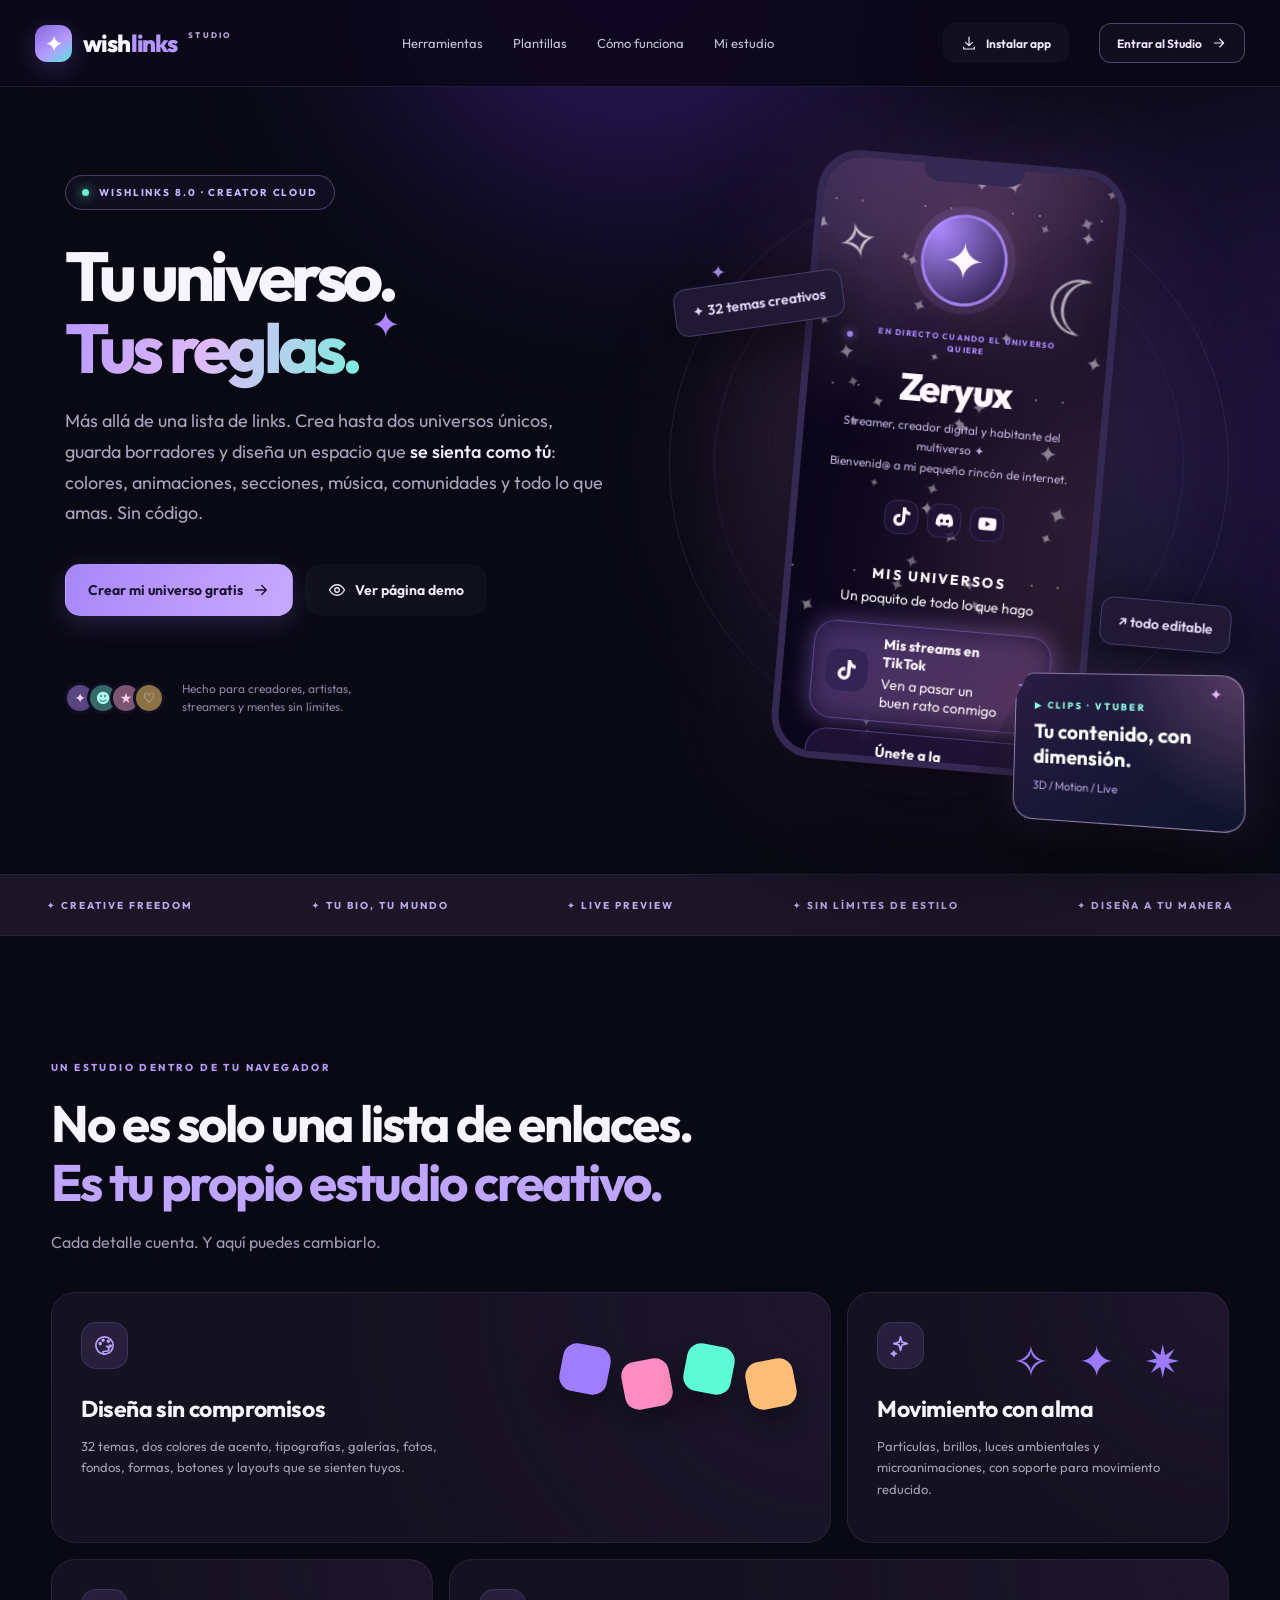
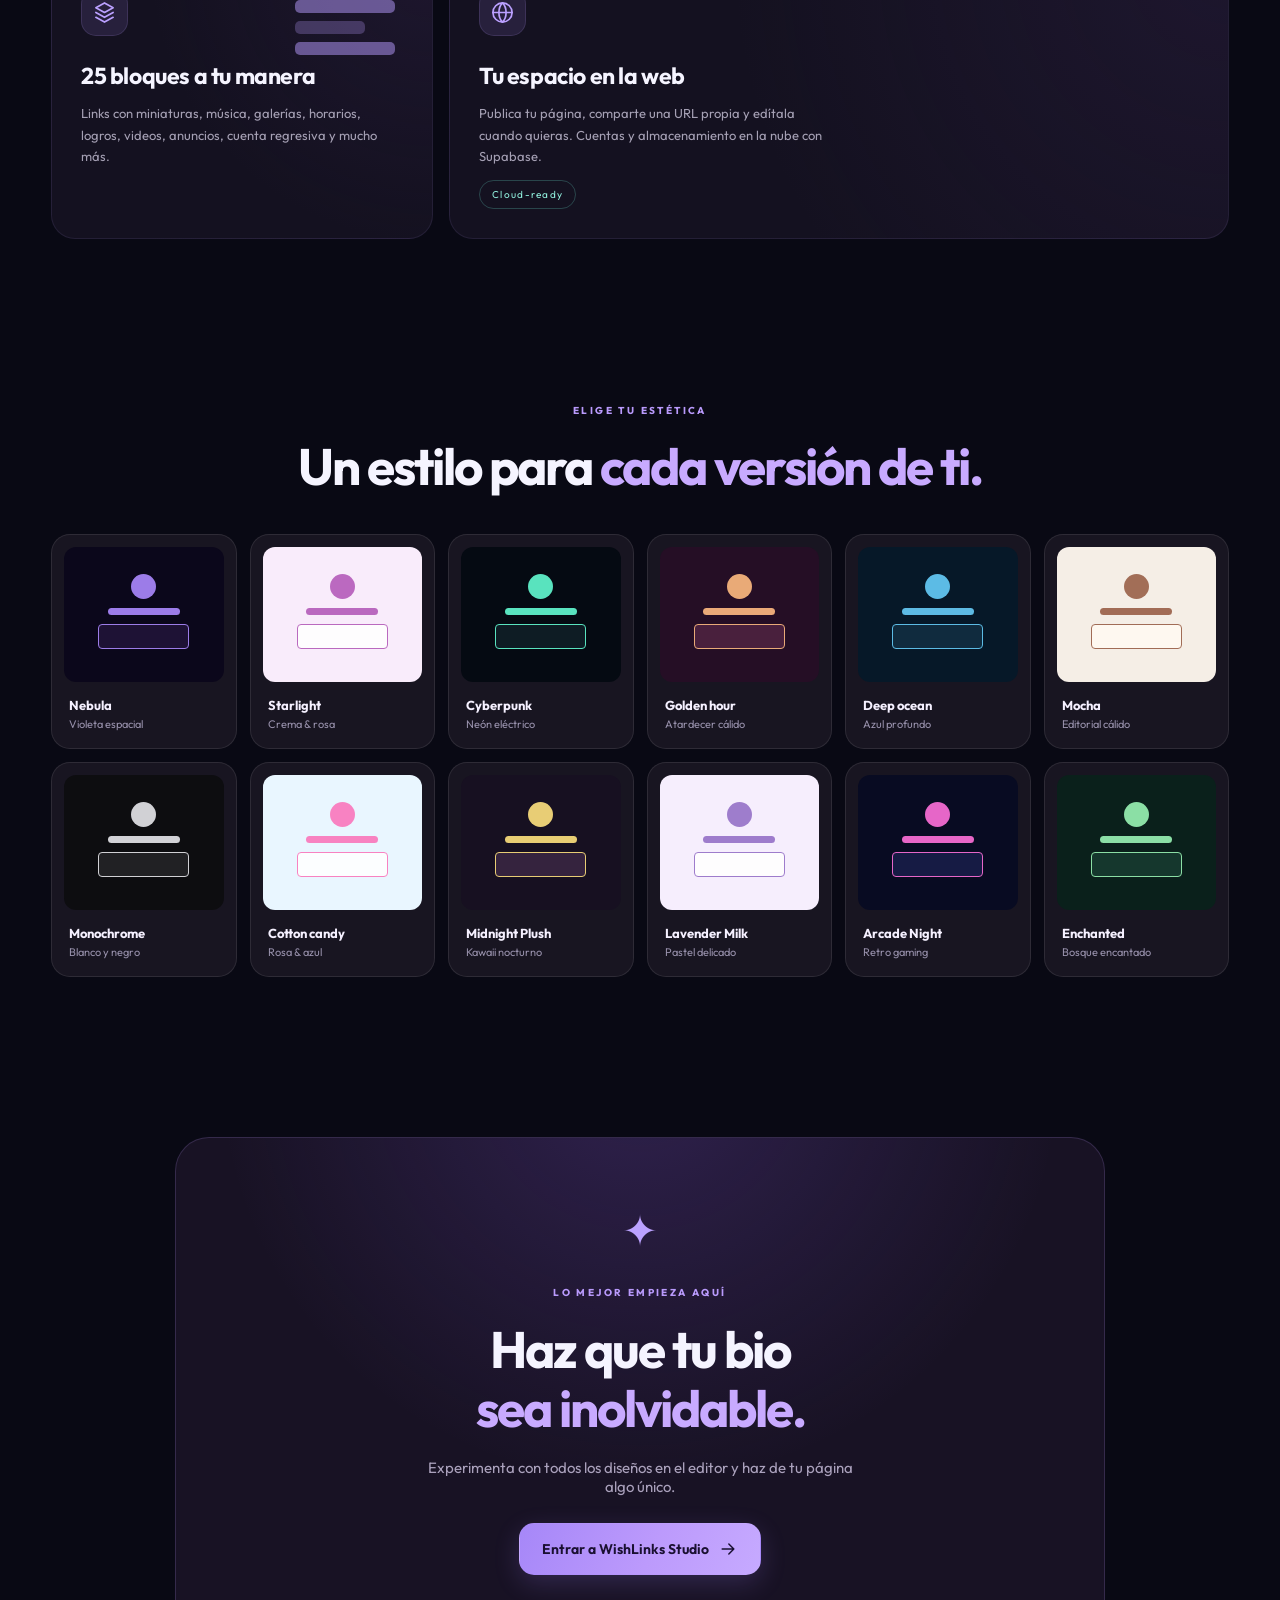
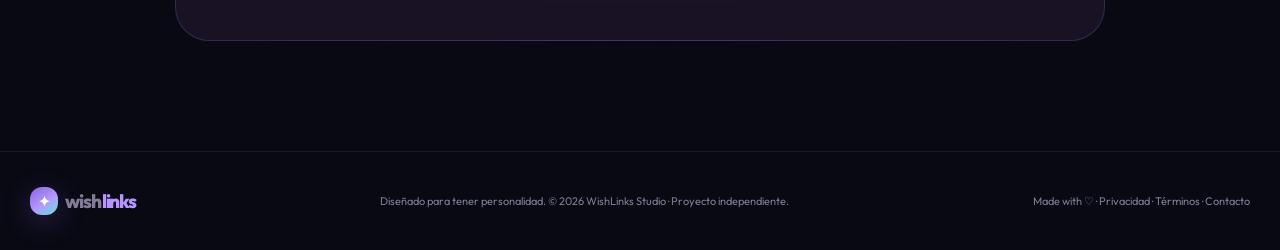
<file: index.html>
<!doctype html><html lang="es"><head><meta charset="UTF-8"><meta name="viewport" content="width=device-width, initial-scale=1"><link rel="manifest" href="/manifest.webmanifest"><meta name="apple-mobile-web-app-capable" content="yes"><meta name="apple-mobile-web-app-status-bar-style" content="black-translucent"><link rel="apple-touch-icon" href="/icons/192.png"><meta name="theme-color" content="#0a0912"><meta name="description" content="WishLinks Studio: tu universo, tus enlaces. Constructor de páginas sociales con laboratorio visual creativo, 25 bloques, escena libre y personalización de precisión, animaciones y diseños originales."><meta property="og:title" content="WishLinks — Tu universo, tus enlaces"><meta property="og:description" content="Crea una página increíble para todas tus redes. Más que un enlace en tu bio."><title>WishLinks Studio 8.0 ✦ Tu universo, tu diseño</title><link rel="icon" href="/favicon.svg"><link rel="preconnect" href="https://fonts.googleapis.com"><link rel="preconnect" href="https://fonts.gstatic.com" crossorigin><link href="https://fonts.googleapis.com/css2?family=DM+Sans:wght@400;500;600;700&family=Manrope:wght@400;500;600;700;800&family=Outfit:wght@400;500;600;700;800&family=Poppins:wght@400;500;600;700;800&family=Space+Grotesk:wght@400;500;600;700&family=Fredoka:wght@400;500;600;700&family=Caveat:wght@400;700&family=Bebas+Neue&family=Pacifico&family=Cinzel:wght@400;700&family=Dancing+Script:wght@400;700&family=Abril+Fatface&family=Montserrat:wght@400;500;700;800&family=Inter:wght@400;500;700;800&family=Press+Start+2P&family=Nunito:wght@400;600;700&family=Quicksand:wght@400;600;700&family=Rubik:wght@400;600;700&family=Playfair+Display:wght@400;700&display=swap" rel="stylesheet"><link rel="stylesheet" href="/style.css"></head><body><div id="app"></div><div id="toast" role="status" aria-live="polite"></div><script defer src="/motion.js"></script><script defer src="/experience.js"></script><script type="module" src="/app.js"></script></body></html>
</file>
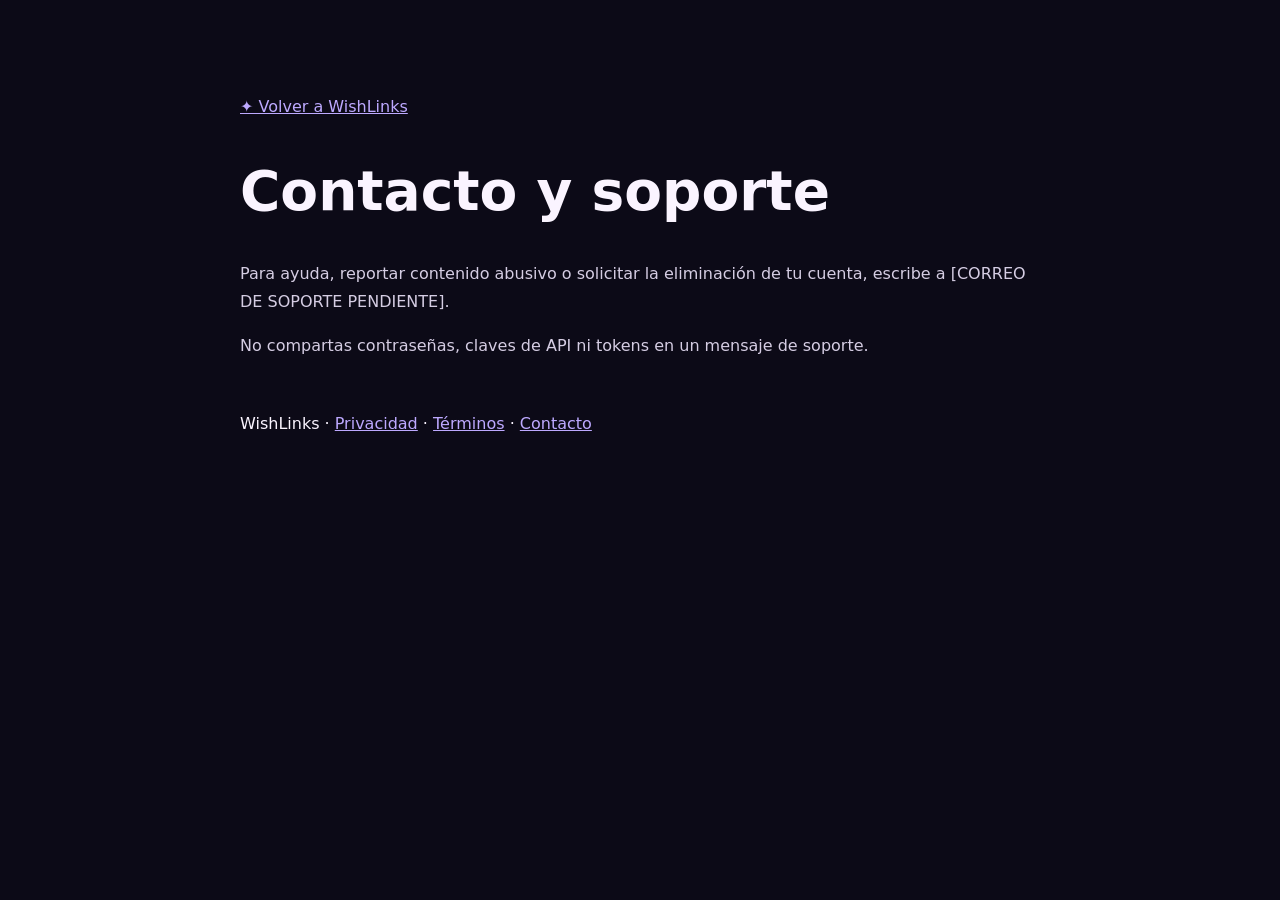
<file: legal/contacto.html>
<!doctype html><html lang="es"><head><meta charset="utf-8"><meta name="viewport" content="width=device-width,initial-scale=1"><title>Contacto y soporte · WishLinks</title><meta name="theme-color" content="#0a0912"><style>body{margin:0;background:#0c0a17;color:#faf4ff;font:16px/1.75 system-ui,sans-serif}main{max-width:800px;margin:auto;padding:6vw 24px}a{color:#bda9ff}h1{font-size:clamp(32px,5vw,55px);line-height:1.2}h2{margin-top:32px}p,li{color:#d5cde3}footer{margin:50px 0}</style></head><body><main><p><a href="/">✦ Volver a WishLinks</a></p><h1>Contacto y soporte</h1><p>Para ayuda, reportar contenido abusivo o solicitar la eliminación de tu cuenta, escribe a [CORREO DE SOPORTE PENDIENTE].</p><p>No compartas contraseñas, claves de API ni tokens en un mensaje de soporte.</p><footer>WishLinks · <a href="/legal/privacidad.html">Privacidad</a> · <a href="/legal/terminos.html">Términos</a> · <a href="/legal/contacto.html">Contacto</a></footer></main></body></html>
</file>
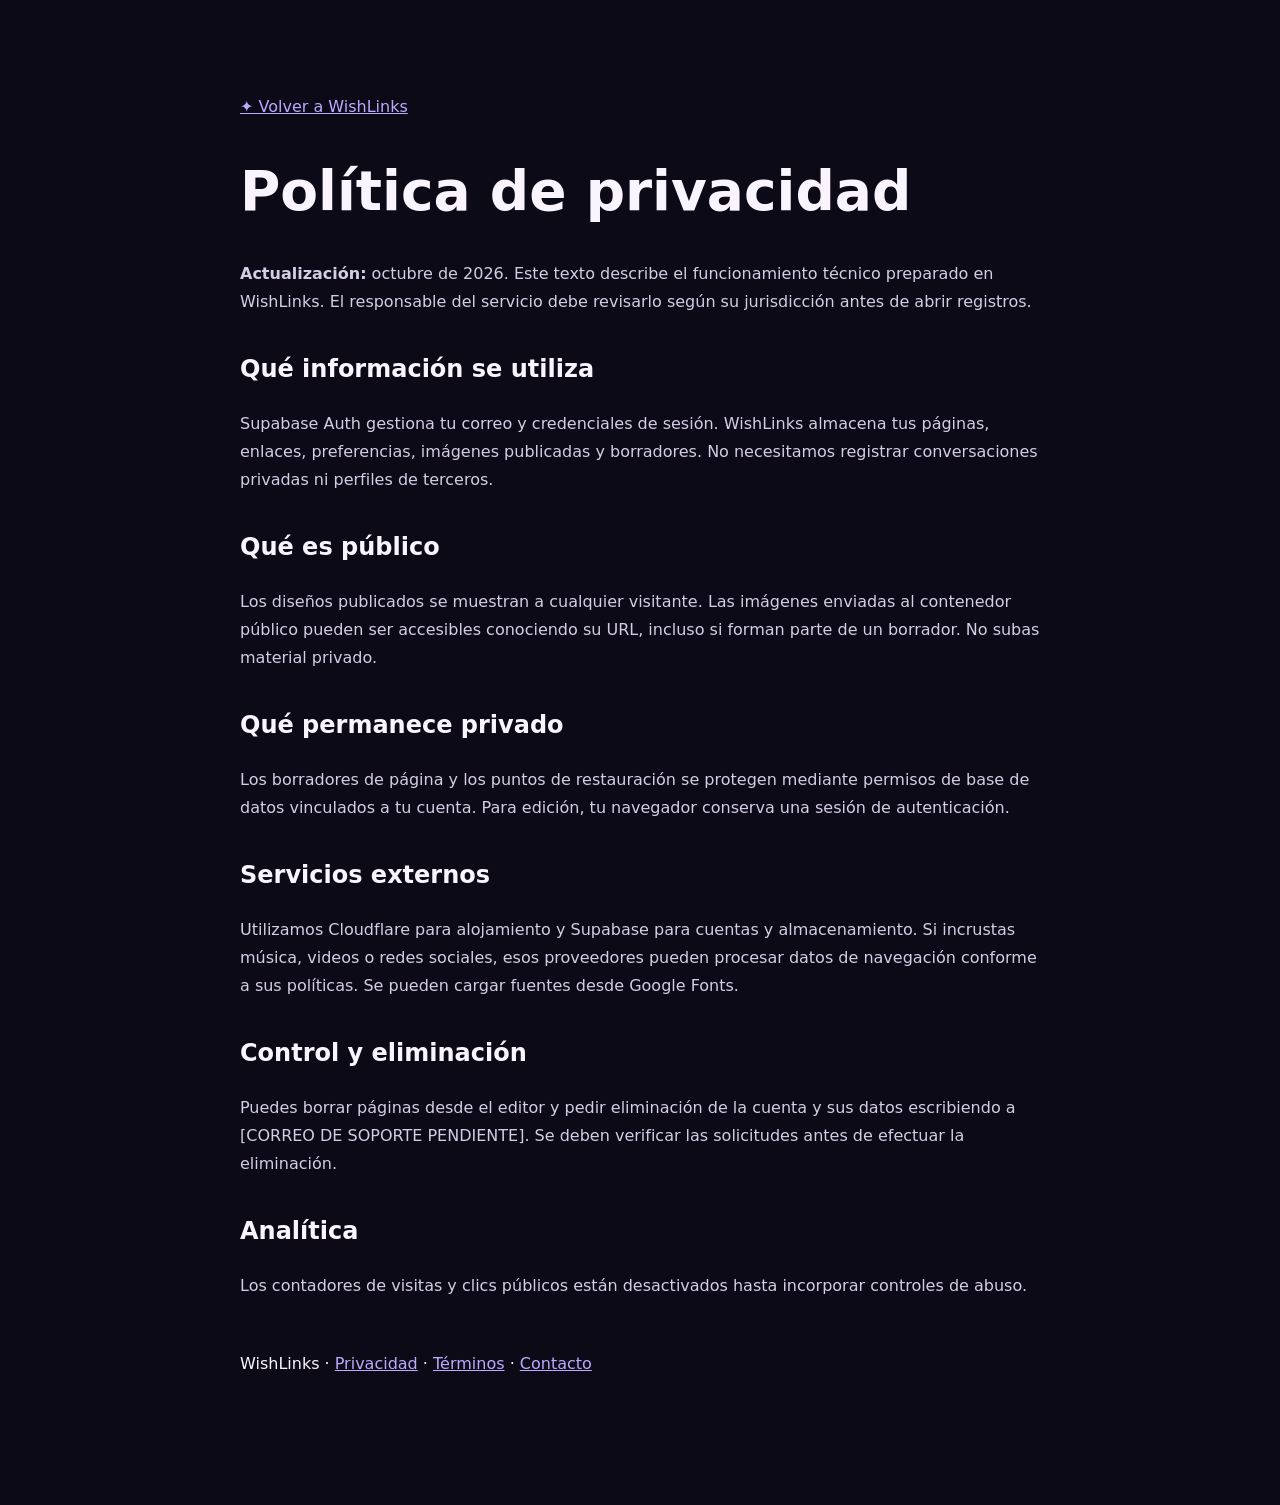
<file: legal/privacidad.html>
<!doctype html><html lang="es"><head><meta charset="utf-8"><meta name="viewport" content="width=device-width,initial-scale=1"><title>Política de privacidad · WishLinks</title><meta name="theme-color" content="#0a0912"><style>body{margin:0;background:#0c0a17;color:#faf4ff;font:16px/1.75 system-ui,sans-serif}main{max-width:800px;margin:auto;padding:6vw 24px}a{color:#bda9ff}h1{font-size:clamp(32px,5vw,55px);line-height:1.2}h2{margin-top:32px}p,li{color:#d5cde3}footer{margin:50px 0}</style></head><body><main><p><a href="/">✦ Volver a WishLinks</a></p><h1>Política de privacidad</h1><p><b>Actualización:</b> octubre de 2026. Este texto describe el funcionamiento técnico preparado en WishLinks. El responsable del servicio debe revisarlo según su jurisdicción antes de abrir registros.</p><h2>Qué información se utiliza</h2><p>Supabase Auth gestiona tu correo y credenciales de sesión. WishLinks almacena tus páginas, enlaces, preferencias, imágenes publicadas y borradores. No necesitamos registrar conversaciones privadas ni perfiles de terceros.</p><h2>Qué es público</h2><p>Los diseños publicados se muestran a cualquier visitante. Las imágenes enviadas al contenedor público pueden ser accesibles conociendo su URL, incluso si forman parte de un borrador. No subas material privado.</p><h2>Qué permanece privado</h2><p>Los borradores de página y los puntos de restauración se protegen mediante permisos de base de datos vinculados a tu cuenta. Para edición, tu navegador conserva una sesión de autenticación.</p><h2>Servicios externos</h2><p>Utilizamos Cloudflare para alojamiento y Supabase para cuentas y almacenamiento. Si incrustas música, videos o redes sociales, esos proveedores pueden procesar datos de navegación conforme a sus políticas. Se pueden cargar fuentes desde Google Fonts.</p><h2>Control y eliminación</h2><p>Puedes borrar páginas desde el editor y pedir eliminación de la cuenta y sus datos escribiendo a [CORREO DE SOPORTE PENDIENTE]. Se deben verificar las solicitudes antes de efectuar la eliminación.</p><h2>Analítica</h2><p>Los contadores de visitas y clics públicos están desactivados hasta incorporar controles de abuso.</p><footer>WishLinks · <a href="/legal/privacidad.html">Privacidad</a> · <a href="/legal/terminos.html">Términos</a> · <a href="/legal/contacto.html">Contacto</a></footer></main></body></html>
</file>
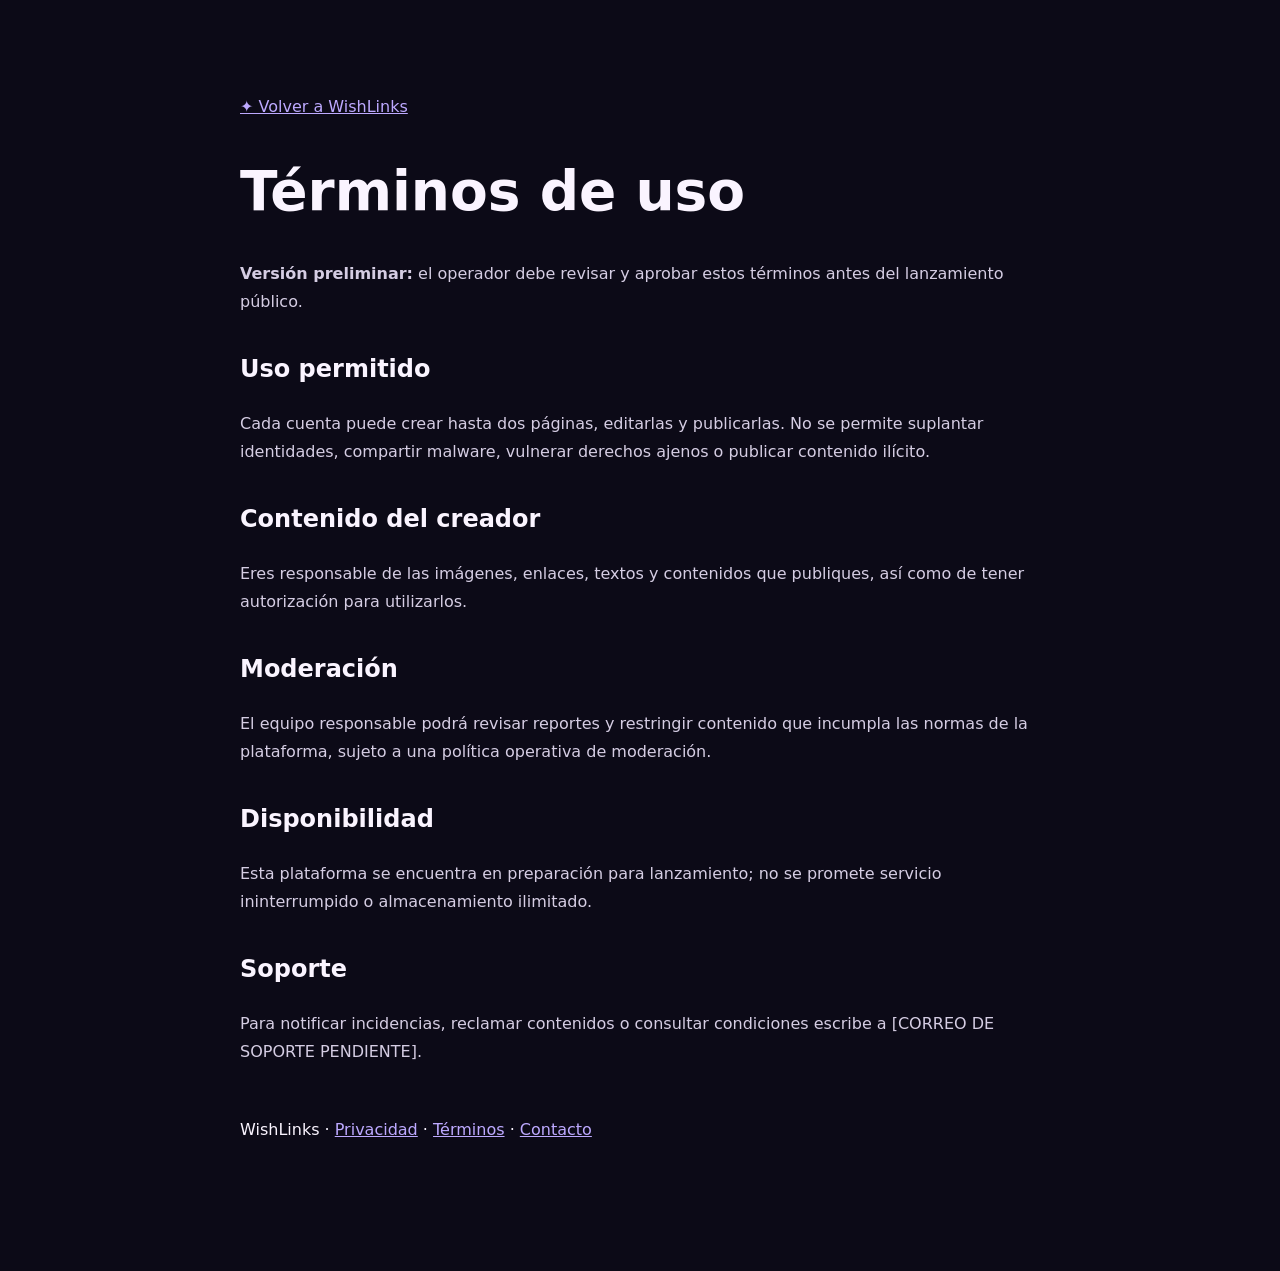
<file: legal/terminos.html>
<!doctype html><html lang="es"><head><meta charset="utf-8"><meta name="viewport" content="width=device-width,initial-scale=1"><title>Términos de uso · WishLinks</title><meta name="theme-color" content="#0a0912"><style>body{margin:0;background:#0c0a17;color:#faf4ff;font:16px/1.75 system-ui,sans-serif}main{max-width:800px;margin:auto;padding:6vw 24px}a{color:#bda9ff}h1{font-size:clamp(32px,5vw,55px);line-height:1.2}h2{margin-top:32px}p,li{color:#d5cde3}footer{margin:50px 0}</style></head><body><main><p><a href="/">✦ Volver a WishLinks</a></p><h1>Términos de uso</h1><p><b>Versión preliminar:</b> el operador debe revisar y aprobar estos términos antes del lanzamiento público.</p><h2>Uso permitido</h2><p>Cada cuenta puede crear hasta dos páginas, editarlas y publicarlas. No se permite suplantar identidades, compartir malware, vulnerar derechos ajenos o publicar contenido ilícito.</p><h2>Contenido del creador</h2><p>Eres responsable de las imágenes, enlaces, textos y contenidos que publiques, así como de tener autorización para utilizarlos.</p><h2>Moderación</h2><p>El equipo responsable podrá revisar reportes y restringir contenido que incumpla las normas de la plataforma, sujeto a una política operativa de moderación.</p><h2>Disponibilidad</h2><p>Esta plataforma se encuentra en preparación para lanzamiento; no se promete servicio ininterrumpido o almacenamiento ilimitado.</p><h2>Soporte</h2><p>Para notificar incidencias, reclamar contenidos o consultar condiciones escribe a [CORREO DE SOPORTE PENDIENTE].</p><footer>WishLinks · <a href="/legal/privacidad.html">Privacidad</a> · <a href="/legal/terminos.html">Términos</a> · <a href="/legal/contacto.html">Contacto</a></footer></main></body></html>
</file>
<file: style.css>
:root{color-scheme:dark;--body:#0a0912;--ink:#f5f4ff;--muted:#9b96af;--line:rgba(205,193,255,.11);--violet:#ae8aff;--mint:#79f2d8;--panel:#12111f;--panel-2:#181625;--radius:18px}*{box-sizing:border-box}html{scroll-behavior:smooth}body{margin:0;background:var(--body);color:var(--ink);font-family:'Outfit',system-ui,sans-serif;font-size:14px;-webkit-font-smoothing:antialiased}button,input,textarea,select{font:inherit}button{cursor:pointer}button:disabled{cursor:not-allowed;opacity:.4}a{color:inherit;text-decoration:none}svg{display:inline-block;vertical-align:middle;flex:none}::selection{background:#9778ff88;color:#fff}::-webkit-scrollbar{width:9px;height:9px}::-webkit-scrollbar-thumb{background:#565066;border-radius:20px}::-webkit-scrollbar-track{background:transparent}.logo{display:inline-flex;align-items:center;gap:1px;font-weight:800;font-size:24px;letter-spacing:-1.1px;white-space:nowrap}.logo span:not(.logo-mark){color:#b596ff}.logo-mark{display:inline-flex;align-items:center;justify-content:center;width:37px;height:37px;margin-right:10px;border-radius:12px;font-size:23px;background:linear-gradient(145deg,#8665dc,#b59cff 58%,#54e9dc);color:#fff;box-shadow:0 7px 28px #a07aff40}.logo sup{font-size:8px;letter-spacing:2.2px;color:#b8a7d9;align-self:flex-start;margin:5px 0 0 10px}.btn{border:1px solid transparent;border-radius:12px;display:inline-flex;gap:9px;align-items:center;justify-content:center;min-height:40px;padding:0 17px;white-space:nowrap;font-weight:650;transition:transform .25s,box-shadow .25s,border-color .25s,background .25s}.btn:not(:disabled):hover{transform:translateY(-2px)}.btn.primary{background:linear-gradient(115deg,#a687f8,#bc9afc 55%,#c6aaff);color:#1a1031;box-shadow:0 8px 26px #a180ff31}.btn.primary:hover{box-shadow:0 12px 34px #a180ff5e}.btn.outline{border-color:rgba(202,183,255,.32);background:#ffffff07;color:#eee5ff}.btn.secondary{border-color:var(--line);background:#ffffff0a;color:#eae5fa}.btn.soft{background:#ffffff08;color:#efe9fc}.btn.big{min-height:52px;padding:0 22px;border-radius:15px;font-size:14px}.btn.full{width:100%;margin-top:12px}.btn.danger-outline{color:#ffb9c5;background:#ff687708;border-color:#ff66752c}.btn.danger-outline:hover{background:#ff687720}.kicker{font-weight:750;font-size:10px;letter-spacing:2.4px;color:#b99afc}.land-header{height:87px;display:flex;align-items:center;justify-content:space-between;max-width:1340px;margin:auto;padding:0 35px;position:relative;z-index:8}.land-nav,.land-actions{display:flex;align-items:center;gap:30px}.land-nav a{color:#c7c0d9;transition:color .2s}.land-nav a:hover{color:#fff}.land-actions .btn{font-size:12px}.landing{position:relative;isolation:isolate;overflow:hidden;background:#090914}.ambient-blob{position:absolute;pointer-events:none;filter:blur(95px);border-radius:50%;opacity:.35}.blob-a{width:520px;height:470px;top:-260px;left:29%;background:#552db8}.blob-b{width:700px;height:580px;top:120px;right:-400px;background:#3b2477}.land-main{position:relative;z-index:1}.hero{max-width:1320px;margin:auto;min-height:695px;padding:62px 50px 95px;display:grid;grid-template-columns:1fr 1fr;align-items:center;gap:55px}.hero-copy{position:relative;z-index:4;padding:0 0 25px 15px}.eyebrow{display:inline-flex;align-items:center;gap:10px;border:1px solid #aa8dff2c;background:#a988ff0d;color:#c6b5fc;border-radius:30px;padding:9px 14px;font-size:10px;letter-spacing:1.9px;font-weight:750}.status-pin,.live-dot{height:7px;width:7px;border-radius:50%;display:inline-block;background:#65f0cd;box-shadow:0 0 12px #65f0cc}.hero h1{font-size:clamp(54px,5.4vw,87px);line-height:1.035;letter-spacing:-4.5px;margin:30px 0 23px;font-weight:750}.hero h1 em{font-style:normal;background:linear-gradient(105deg,#b798ff 0%,#e0bafa 48%,#7ceede 100%);color:transparent;background-clip:text}.h1-star{color:#ad85ff;display:inline-block;font-size:35px;transform:translate(12px,-36px);animation:twinkle 3s ease-in-out infinite}.hero-copy>p{max-width:500px;font-size:18px;line-height:1.7;color:#aaa4bc;font-weight:400}.hero-copy>p b{color:#f0eaff;font-weight:550}.hero-cta{display:flex;gap:12px;flex-wrap:wrap;margin-top:35px}.hero-note{display:flex;align-items:center;gap:17px;margin-top:52px}.hero-note p{font-size:12px;line-height:1.5;color:#89839e}.avatar-stack{display:flex;padding-left:8px}.avatar-stack span{margin-left:-9px;width:32px;height:32px;display:grid;place-items:center;border-radius:50%;background:#57467f;border:3px solid #110d22;color:#ffceec;font-size:14px}.avatar-stack span:nth-child(2){background:#376868;color:#abfff0}.avatar-stack span:nth-child(3){background:#7c5572}.avatar-stack span:nth-child(4){background:#8b7245}.hero-art{min-height:630px;display:grid;place-items:center;position:relative;transform:translateY(13px)}.orbit{position:absolute;border:1px solid rgba(183,148,255,.13);width:560px;height:560px;border-radius:50%;animation:orbit 34s linear infinite}.orbit-2{width:470px;height:470px;transform:rotate(22deg);border-color:#a58cff1d;animation-duration:60s}.orbit:before{content:'✦';position:absolute;top:75px;left:40px;color:#b8a3ff;font-size:19px}.floating-label{position:absolute;z-index:5;border:1px solid #ac9bfa45;background:#211a33e6;box-shadow:0 12px 55px #0008;backdrop-filter:blur(15px);padding:14px 17px;border-radius:13px;font-weight:600;color:#e6daff;animation:floatLabel 6s ease-in-out infinite}.tag-left{top:130px;left:1%;transform:rotate(-8deg)}.tag-right{bottom:130px;right:0;animation-delay:-3s;transform:rotate(5deg)}.hero-phone{position:relative;width:310px;height:610px;border:7px solid #342953;border-radius:43px;overflow:hidden;box-shadow:0 40px 100px #03010be0,0 0 85px #865fff31;z-index:3;transform:rotate(5deg);background:#11091b}.phone-notch{position:absolute;width:100px;height:17px;border-radius:0 0 15px 15px;background:#342953;top:0;left:50%;transform:translateX(-50%);z-index:10}.hero-phone .preview-topbar{display:none}.hero-phone>.public-page,.hero-phone>.preview-topbar+.public-page{height:100%;overflow:hidden}.hero-phone .public-page{transform:none!important}.hero-phone .visitor-content{max-width:100%;padding:55px 15px 35px}.hero-phone .profile-avatar{width:69px;height:69px;font-size:26px}.hero-phone .profile-heading h1{font-size:28px;margin:15px 0 5px}.hero-phone .profile-bio{font-size:10px}.hero-phone .profile-tag{font-size:7px}.hero-phone .social-pill{width:27px;height:27px;font-size:14px}.hero-phone .block-heading h2{font-size:11px}.hero-phone .block-heading p{font-size:9px}.hero-phone .link-block{padding:10px 13px;min-height:58px}.hero-phone .link-block strong{font-size:10px}.hero-phone .link-block small{font-size:8px}.hero-phone .link-emoji{width:35px;height:35px;font-size:19px}.hero-phone .quote-block{font-size:10px}.hero-phone .visitor-blocks{gap:10px}.hero-shimmer{height:400px;width:400px;position:absolute;border-radius:50%;background:#9473ff2e;filter:blur(75px);pointer-events:none}.feature-marquee{display:flex;align-items:center;justify-content:space-around;gap:25px;background:#1a1527;border-top:1px solid #ffffff0b;border-bottom:1px solid #ffffff0b;min-height:62px;color:#ad9fca;font-size:10px;font-weight:750;letter-spacing:2px;white-space:nowrap}.section-features,.templates-section{max-width:1250px;margin:auto;padding:125px 36px 90px}.section-intro h2,.templates-section h2,.final-cta h2{font-size:clamp(34px,4vw,55px);line-height:1.15;margin:20px 0;letter-spacing:-2px}.section-intro h2 span{color:#c0a5ff}.section-intro p,.templates-section>p{color:#9f99b3;font-size:16px}.feature-grid{display:grid;grid-template-columns:1fr 1fr 1fr;gap:16px;margin-top:40px}.feat-card{background:radial-gradient(circle at 100% 0%,#38255542,transparent 60%),#141120;border:1px solid #b8a2f719;border-radius:24px;padding:29px;min-height:245px;position:relative;overflow:hidden}.feat-card.feat-wide{grid-column:span 2}.feat-icon{display:grid;place-items:center;width:47px;height:47px;background:#ad8cff20;color:#bba0ff;border:1px solid #bba0ff25;border-radius:15px}.feat-card h3{font-size:23px;letter-spacing:-.4px;margin:25px 0 9px}.feat-card p{font-size:13px;line-height:1.65;color:#a5a0b4;max-width:360px}.mock-swatch{position:absolute;display:flex;gap:14px;right:35px;top:52px}.mock-swatch span{width:48px;height:48px;border-radius:14px;box-shadow:0 14px 24px #0005;transform:rotate(11deg)}.mock-swatch span:nth-child(even){transform:translateY(15px) rotate(-11deg)}.feat-deco{position:absolute;color:#9b7aff;font-size:44px;right:37px;top:40px;letter-spacing:10px}.block-deco{display:grid;width:100px;gap:8px}.block-deco i{height:13px;background:#b89bff;border-radius:5px;opacity:.5}.block-deco i:nth-child(2){opacity:.27;width:70%}.feature-chip{display:inline-block;color:#90efdd;border-radius:18px;padding:7px 12px;border:1px solid #6debd33d;font-size:10px;letter-spacing:1.3px}.templates-section{text-align:center;padding-top:75px}.templates-section h2 em,.final-cta h2 em{font-style:normal;color:#c8aaff}.landing-templates{display:grid;grid-template-columns:repeat(6,1fr);gap:13px;margin-top:38px}.template-landing{border:1px solid #ffffff18;background:#181521;border-radius:19px;padding:12px 12px 17px;color:#f5f0ff;text-align:left;transition:transform .25s,border-color .25s}.template-landing:hover{transform:translateY(-7px);border-color:#b795ff80}.template-mini{display:flex;flex-direction:column;align-items:center;gap:9px;background:var(--land-bg);height:135px;padding-top:27px;border-radius:12px;margin-bottom:15px}.template-mini i{height:11px;width:57%;border-radius:4px;background:var(--land-accent);opacity:.9}.template-mini i:first-child{height:25px;width:25px;border-radius:50%}.template-mini i:nth-child(2){width:45%;height:7px}.template-mini i:last-child{height:25px;background:var(--land-surface);border:1px solid var(--land-accent)}.template-landing strong,.template-landing small{display:block;margin:0 5px}.template-landing strong{font-size:13px}.template-landing small{font-size:11px;color:#9790ab;margin-top:4px}.final-cta{text-align:center;max-width:930px;margin:70px auto 110px;border:1px solid #b697f92e;border-radius:34px;padding:65px 20px;background:radial-gradient(circle at 50% -15%,#7d53d93b,transparent 57%),#181224}.final-cta p{max-width:450px;margin:5px auto 27px;color:#aaa1bc;font-size:15px}.cta-star{font-size:43px;color:#bba2ff;margin-bottom:25px;animation:twinkle 3s infinite}.site-footer{max-width:1300px;margin:auto;padding:35px 30px;border-top:1px solid #ffffff13;display:flex;justify-content:space-between;align-items:center;gap:20px;font-size:11px;color:#827b96}.site-footer .logo{font-size:19px}.site-footer .logo-mark{width:28px;height:28px;font-size:16px;margin-right:6px}
/* VISITOR PAGE — isolated theme variables */
.public-page{font-family:var(--page-font);min-height:100vh;background:var(--page-bg);color:var(--page-text);position:relative;isolation:isolate;overflow:hidden}.public-page .stars{inset:0;position:absolute;pointer-events:none;z-index:-1}.stars i{position:absolute;height:2px;width:2px;background:var(--page-text);border-radius:50%;opacity:.5;animation:twinkle calc(2s + 2s * var(--page-motion)) ease-in-out infinite}.page-orb{position:absolute;z-index:-1;pointer-events:none;filter:blur(90px);border-radius:50%;opacity:.32}.page-orb.orb-one{height:320px;width:420px;background:var(--page-accent);top:-160px;left:-110px}.page-orb.orb-two{width:450px;height:430px;top:27%;right:-280px;background:var(--page-accent);opacity:.13}.public-page.bg-grid{background-image:linear-gradient(#ffffff09 1px,transparent 1px),linear-gradient(90deg,#ffffff09 1px,transparent 1px);background-size:35px 35px}.public-page.bg-dots{background-image:radial-gradient(var(--page-accent) 1px,transparent 1.5px);background-size:22px 22px;background-blend-mode:soft-light}.public-page.bg-spotlight{background-image:radial-gradient(circle at 50% -20%,color-mix(in srgb,var(--page-accent) 44%,transparent),transparent 64%)}.public-page.bg-minimal .page-orb,.public-page.bg-minimal .stars,.public-page:not(.with-glow) .page-orb{display:none}.page-cover{position:absolute;top:0;left:0;right:0;height:230px;width:100%;object-fit:cover;opacity:.22;mask-image:linear-gradient(#000,transparent)}.visitor-content{width:min(100%,555px);margin:0 auto;padding:75px 24px 45px;position:relative;z-index:2}.profile-heading{text-align:center;display:flex;align-items:center;flex-direction:column}.profile-avatar{width:105px;height:105px;object-fit:cover;border-radius:50%;border:3px solid color-mix(in srgb,var(--page-accent) 85%,transparent);box-shadow:0 0 0 8px color-mix(in srgb,var(--page-accent) 12%,transparent),0 8px 34px #0004}.profile-avatar.avatar-placeholder{display:grid;place-items:center;font-size:51px;color:var(--page-text);background:radial-gradient(circle at 15% 15%,var(--page-accent),var(--page-surface))}.profile-tag{margin-top:25px;max-width:95%;font-size:9px;letter-spacing:1.25px;font-weight:750;color:var(--page-accent);text-transform:uppercase;display:flex;align-items:center;gap:8px;line-height:1.5}.tag-dot{background:var(--page-accent);width:6px;height:6px;border-radius:50%;box-shadow:0 0 10px var(--page-accent)}.profile-heading h1{font-size:37px;line-height:1.1;letter-spacing:-1.5px;margin:15px 0 9px;font-weight:800;overflow-wrap:anywhere}.profile-bio{font-size:14px;line-height:1.7;color:var(--page-muted);max-width:400px;margin:2px 0 0;white-space:normal;overflow-wrap:anywhere}.social-pills{display:flex;align-items:center;justify-content:center;gap:9px;flex-wrap:wrap;margin:24px 0 20px}.social-pill{width:39px;height:39px;background:color-mix(in srgb,var(--page-surface) 80%,transparent);display:grid;place-items:center;border-radius:12px;border:1px solid color-mix(in srgb,var(--page-accent) 18%,transparent);font-weight:700;font-size:18px;transition:transform .25s,background .25s,color .25s}.social-pill:hover{transform:translateY(-4px) rotate(-4deg);color:var(--page-accent);background:var(--page-surface)}.visitor-blocks{display:flex;flex-direction:column;gap:var(--page-gap);padding-top:15px}.link-block{display:flex;align-items:center;gap:14px;position:relative;min-height:79px;padding:14px 17px;border-radius:var(--page-radius);border:1px solid color-mix(in srgb,var(--page-accent) 19%,transparent);background:color-mix(in srgb,var(--page-surface) calc(var(--page-alpha)*100%),transparent);box-shadow:0 8px 25px color-mix(in srgb,#000 calc(var(--page-shadow)*25%),transparent);backdrop-filter:blur(15px);color:var(--page-text);transform:translateZ(0);transition:transform calc(.35s*var(--page-motion)),box-shadow .25s,border-color .25s,background .25s;cursor:pointer}.link-block.featured{border-color:color-mix(in srgb,var(--page-accent) 65%,transparent);box-shadow:0 0 20px color-mix(in srgb,var(--page-accent) 20%,transparent)}.link-block.invalid{cursor:not-allowed;opacity:.6;pointer-events:none}.link-block:hover{border-color:var(--page-accent)}.anim-float .link-block:hover{transform:translateY(-5px) scale(1.015)}.anim-bounce .link-block:hover{animation:bounceLink .55s ease both}.anim-glow .link-block:hover{box-shadow:0 0 28px color-mix(in srgb,var(--page-accent) 53%,transparent)}.anim-slide .link-block:hover{transform:translateX(7px)}.button-solid .link-block{background:var(--page-accent);color:var(--page-bg)}.button-solid .link-block small{color:inherit;opacity:.78}.button-solid .link-emoji{background:#ffffff39}.button-outline .link-block{background:transparent;border:2px solid var(--page-accent)}.button-soft .link-block{border:none;background:color-mix(in srgb,var(--page-accent) 15%,var(--page-surface))}.link-emoji{width:49px;height:49px;flex:none;border-radius:14px;display:grid;place-items:center;background:color-mix(in srgb,var(--page-accent) 14%,var(--page-surface));font-size:25px}.link-copy{flex:1;min-width:0}.link-copy strong{display:block;font-size:15px;font-weight:720;overflow-wrap:anywhere}.link-copy small{display:block;margin-top:4px;font-size:11px;color:var(--page-muted);overflow-wrap:anywhere;line-height:1.3}.link-chevron{color:var(--page-accent)}.button-solid .link-chevron{color:inherit}.block-heading{text-align:center;margin:13px 0 8px}.block-heading h2{font-size:12px;letter-spacing:2.1px;font-weight:750;margin:0 0 6px;text-transform:uppercase}.block-heading p{font-size:11px;color:var(--page-muted);margin:0}.block-text{text-align:center;line-height:1.8;color:var(--page-muted);padding:5px 16px;font-size:14px;overflow-wrap:anywhere}.block-divider{text-align:center;display:flex;align-items:center;gap:20px;color:var(--page-accent);padding:10px 0}.block-divider:after,.block-divider:before{content:'';height:1px;flex:1;background:color-mix(in srgb,var(--page-accent) 27%,transparent)}.quote-block{text-align:center;background:color-mix(in srgb,var(--page-surface) 54%,transparent);padding:24px;border-radius:var(--page-radius);border:1px solid color-mix(in srgb,var(--page-accent) 13%,transparent)}.quote-block>span{font-size:40px;line-height:.8;color:var(--page-accent);font-family:serif}.quote-block p{margin:11px 0;font-size:15px;line-height:1.65;font-style:italic}.quote-block small{color:var(--page-muted)}.image-block{margin:0;overflow:hidden;border-radius:var(--page-radius);text-align:center}.image-block img{display:block;width:100%;max-height:420px;object-fit:cover}.image-block figcaption{font-size:11px;color:var(--page-muted);margin-top:7px}.empty-image{text-align:center;border:1px dashed color-mix(in srgb,var(--page-accent) 30%,transparent);border-radius:var(--page-radius);padding:35px;color:var(--page-muted);display:grid;place-items:center;gap:8px}.faq-block{padding:17px 20px;border-radius:var(--page-radius);background:color-mix(in srgb,var(--page-surface) calc(var(--page-alpha)*100%),transparent);border:1px solid color-mix(in srgb,var(--page-accent) 18%,transparent)}.faq-block summary{list-style:none;display:flex;justify-content:space-between;align-items:center;gap:12px;cursor:pointer;font-weight:700}.faq-block summary::-webkit-details-marker{display:none}.faq-block summary span{color:var(--page-accent);font-size:23px}.faq-block[open] summary span{transform:rotate(45deg)}.faq-block p{color:var(--page-muted);line-height:1.6;font-size:12px}.video-block{overflow:hidden;border-radius:var(--page-radius)}.video-block iframe{width:100%;aspect-ratio:16/9;border:0;display:block}.video-block p{text-align:center;font-size:11px;color:var(--page-muted)}.countdown-block{text-align:center;border:1px solid color-mix(in srgb,var(--page-accent) 27%,transparent);padding:26px 10px;border-radius:var(--page-radius);background:color-mix(in srgb,var(--page-surface) 60%,transparent)}.countdown-block p{font-size:14px;margin:0 0 13px;font-weight:750}.countdown-block strong{font-size:23px;letter-spacing:1px;word-spacing:6px;color:var(--page-accent)}.countdown-block strong span{font-size:10px;letter-spacing:0;color:var(--page-muted);margin-right:4px}.made-with{text-align:center;color:var(--page-muted);opacity:.75;margin:40px 0 0;font-size:11px}.made-with span{color:var(--page-accent);margin:0 4px}.layout-grid .visitor-blocks{display:grid;grid-template-columns:1fr 1fr;align-items:stretch}.layout-grid .visitor-blocks>:not(.link-block){grid-column:span 2}.layout-grid .link-block{min-height:150px;flex-direction:column;text-align:center;justify-content:center;gap:7px}.layout-grid .link-emoji{width:50px;height:50px}.layout-grid .link-chevron{display:none}.layout-editorial .link-block{border-left:3px solid var(--page-accent);border-radius:6px}.layout-editorial .profile-heading h1{font-weight:500;letter-spacing:-1px}.layout-editorial .visitor-blocks{gap:calc(var(--page-gap)*1.4)}.embedded-page{min-height:100%}.embedded-page .visitor-content{padding-top:48px}.embedded-page .page-orb{filter:blur(70px)}.embedded-page .profile-avatar{width:87px;height:87px}.embedded-page .profile-heading h1{font-size:31px}.embedded-page .profile-bio{font-size:12px}.embedded-page .profile-tag{font-size:8px}.embedded-page .social-pill{width:34px;height:34px;font-size:17px}.embedded-page .link-block{min-height:72px}.embedded-page .link-copy strong{font-size:13px}.embedded-page .link-emoji{width:42px;height:42px;font-size:23px}.embedded-page .block-heading{margin:7px 0}.embedded-page .visitor-content{max-width:470px}.embedded-page .quote-block p{font-size:12px}.embedded-page .visitor-blocks{padding-top:5px}
/* STUDIO EDITOR */
.studio{height:100vh;overflow:hidden;background:#0b0b14;color:#f4f0ff;display:flex;flex-direction:column}.studio-header{height:73px;flex:none;border-bottom:1px solid #ffffff11;display:flex;align-items:center;gap:28px;padding:0 22px;background:#100f1b;z-index:5}.studio-header .logo{font-size:21px}.studio-header .logo-mark{height:34px;width:34px;font-size:20px}.studio-header-mid{display:flex;align-items:center;gap:10px;flex:1;min-width:0}.page-select-label{font-size:11px;color:#7d788e;font-weight:550;letter-spacing:.2px}.studio-header select{max-width:250px;padding:10px 16px;background:#1e1a2c;border:1px solid #fff1;border-radius:10px;color:#e6ddf7;font-size:12px;outline:none}.icon-button,.micro-btn{display:grid;place-items:center;border:1px solid #ffffff15;color:#bfb5da;background:#ffffff06;border-radius:10px;width:34px;height:34px;transition:background .2s,color .2s}.icon-button:hover,.micro-btn:hover{background:#a587ff29;color:#fff}.studio-header-actions{display:flex;align-items:center;gap:8px}.studio-header-actions .btn{min-height:38px;font-size:12px}.save-state{font-size:10px;color:#8e87a0;margin-right:12px;white-space:nowrap}.studio-shell{display:grid;grid-template-columns:90px 400px minmax(0,1fr);min-height:0;flex:1}.studio-rail{background:#100f19;border-right:1px solid #ffffff0b;display:flex;flex-direction:column;align-items:center;padding:21px 9px;gap:7px}.rail-item{border:1px solid transparent;border-radius:13px;display:flex;flex-direction:column;align-items:center;gap:8px;padding:14px 3px;min-height:72px;width:70px;background:transparent;color:#8a849b;font-size:10px;font-weight:600;transition:background .2s,color .2s,border-color .2s}.rail-item:hover{color:#ede7ff;background:#ffffff08}.rail-item.selected{background:linear-gradient(150deg,#8863dc35,#bfa2ff12);color:#c3acff;border-color:#a58bff2b}.rail-bottom{margin-top:auto;display:flex;flex-direction:column;gap:3px}.settings-panel{background:#14121e;border-right:1px solid #ffffff0e;overflow-y:auto;padding:28px 27px 75px}.editor-intro{padding:0 0 23px;border-bottom:1px solid #ffffff0f;margin-bottom:23px}.editor-intro h2{font-size:28px;font-weight:750;letter-spacing:-.9px;margin:9px 0}.editor-intro p{color:#a49cae;line-height:1.6;margin:8px 0 0;font-size:12px}.editor-section{margin-bottom:29px}.section-heading{margin:0 0 16px}.section-heading h3{font-size:14px;margin:0;letter-spacing:-.1px}.section-heading p{font-size:11px;color:#857e94;margin:5px 0 0}.control-label{display:block;font-size:11px;color:#b6aec9;font-weight:600;margin:13px 0 7px}.control-label small{display:block;color:#746d86;margin-top:2px;font-size:10px;font-weight:400}.control-input{width:100%;background:#1d1a2b;border:1px solid #ffffff13;border-radius:10px;min-height:41px;color:#f3eefe;outline:0;padding:11px 12px;font-size:12px;transition:border-color .15s,box-shadow .15s}.control-input:focus{border-color:#ad8aff8a;box-shadow:0 0 0 3px #ad8aff12}.control-input::placeholder{color:#716b82}.textarea{resize:vertical;min-height:85px;line-height:1.55}.block-create-wrap{position:relative;margin:2px 0 21px}.add-block-btn{width:100%;justify-content:flex-start;border:1px dashed #af94e957;color:#cfbbff;background:linear-gradient(110deg,#8e70dd18,#6548980e);min-height:55px}.add-block-btn svg:last-child{margin-left:auto}.add-block-btn:hover{background:#a782e725}.block-picker{border:1px solid #ffffff1a;background:#1c192a;box-shadow:0 25px 65px #0008;border-radius:14px;overflow:hidden;padding:7px;margin-top:9px}.block-choice{width:100%;padding:11px;display:flex;gap:10px;align-items:center;text-align:left;background:transparent;border:0;color:#d6cfee;border-radius:9px}.block-choice:hover{background:#a88bff16}.block-choice>svg:first-child{color:#b79afa}.block-choice span{display:flex;flex-direction:column;flex:1}.block-choice b{font-size:12px}.block-choice small{font-size:10px;color:#868095;margin-top:3px}.block-list{display:flex;flex-direction:column;gap:10px}.editor-block{background:#1c1928;border:1px solid #ffffff13;border-radius:14px;transition:border-color .2s,box-shadow .2s;overflow:hidden}.editor-block:hover,.editor-block.expanded{border-color:#a689ff46}.editor-block.hidden-block{opacity:.6}.editor-block.is-dragging{opacity:.5}.editor-block.drop-target{border-color:#b99fff;box-shadow:0 0 0 2px #aa88ff40}.editor-block-top{display:flex;align-items:center;padding:10px 9px;gap:5px}.drag-handle{color:#676073;cursor:grab}.block-type-button{display:flex;gap:11px;align-items:center;border:0;background:none;color:#e7e0f6;text-align:left;min-width:0;flex:1;padding:3px 0}.block-type-button span:nth-child(2){flex:1;min-width:0}.block-type-button b{display:block;font-size:12px;white-space:nowrap;text-overflow:ellipsis;overflow:hidden;max-width:200px}.block-type-button small{display:block;color:#7e7791;font-size:10px;margin-top:3px}.block-type-symbol{display:grid;place-items:center;background:#af90ff20;color:#c0a6fa;height:37px;width:37px;border-radius:9px}.editor-block-top .micro-btn{width:28px;height:28px;border:none}.editor-block-form{border-top:1px solid #ffffff0c;padding:10px 14px 15px}.block-actions{display:flex;flex-wrap:wrap;gap:10px;margin-top:22px;padding-top:13px;border-top:1px solid #ffffff14}.text-button{border:0;background:transparent;color:#aa9cbe;font-size:10px;display:inline-flex;align-items:center;gap:4px;padding:4px 0}.text-button:hover{color:#fff}.danger-text{color:#f3a2b6!important}.editor-hint{display:flex;gap:10px;color:#787188;font-size:11px;line-height:1.5;margin-top:20px}.editor-hint svg{color:#b69cff}.theme-grid{display:grid;grid-template-columns:repeat(2,minmax(0,1fr));gap:11px}.theme-card{text-align:left;min-width:0;background:#1b1928;border:1px solid #ffffff13;border-radius:13px;padding:10px;color:#eee8f6;transition:transform .2s,border-color .2s}.theme-card:hover{transform:translateY(-2px)}.theme-card.selected{border-color:#b894ff;box-shadow:0 0 0 2px #aa8bff1b}.theme-preview{display:flex;flex-direction:column;align-items:center;justify-content:center;gap:6px;height:75px;border-radius:8px;margin-bottom:10px}.theme-preview i{width:20px;height:20px;border-radius:50%;border:2px solid currentColor}.theme-preview b{height:7px;width:52%;border-radius:8px;opacity:.9}.theme-preview em{height:14px;width:70%;border-radius:5px;opacity:.4}.theme-card strong{display:block;font-size:12px}.theme-card small{font-size:10px;color:#8f879f}.colors-list{display:flex;flex-direction:column;gap:5px}.color-row{display:flex;align-items:center;justify-content:space-between;gap:10px}.color-edit{display:flex;align-items:center;gap:8px;font-size:10px;color:#bcb0cc;font-family:monospace}.color-edit input[type=color]{width:37px;height:32px;border:none;background:transparent;cursor:pointer}.range-head{display:flex;justify-content:space-between;align-items:center;margin-top:15px}.range-head .control-label{margin-bottom:8px}.range-head b{font-size:11px;color:#bb9aff;font-weight:600}.slider{width:100%;height:5px;border-radius:8px;accent-color:#ae8dff;margin:8px 0}.toggle-row{display:flex;align-items:center;gap:12px;justify-content:space-between;padding:13px 0;border-bottom:1px solid #ffffff0d;position:relative;cursor:pointer}.toggle-row>span{display:flex;flex-direction:column}.toggle-row strong{font-weight:550;font-size:12px}.toggle-row small{font-weight:400;font-size:10px;margin-top:4px;color:#8d859b}.toggle-row input{position:absolute;opacity:0;right:0}.toggle-row i{position:relative;flex:none;width:36px;height:20px;border-radius:20px;background:#44404e;transition:background .2s}.toggle-row i:before{content:'';position:absolute;width:14px;height:14px;top:3px;left:3px;border-radius:50%;background:#f1e9ff;transition:transform .2s}.toggle-row input:checked+i{background:#9b78ed}.toggle-row input:checked+i:before{transform:translateX(16px)}.toggle-row input:focus-visible+i{outline:2px solid #fff;outline-offset:2px}.profile-editor-preview{display:flex;align-items:center;gap:14px;margin-bottom:26px}.profile-avatar.small-preview{height:58px;width:58px;background:#7c5fc4;display:grid;place-items:center;font-size:30px;color:#fff;overflow:hidden}.profile-avatar.small-preview img{width:100%;height:100%;object-fit:cover}.profile-editor-preview strong,.profile-editor-preview small{display:block}.profile-editor-preview small{color:#8b809c;margin-top:3px}.upload-btn{margin-top:10px!important;min-height:35px;font-size:11px}.subtle-note{color:#7b728a;font-size:11px;line-height:1.6;margin:11px 0}.social-editor{padding:13px 15px 18px;border:1px solid #ffffff12;border-radius:14px;background:#1c1928;margin:12px 0}.social-head{display:flex;align-items:center;gap:10px}.social-head strong{flex:1;font-size:13px}.social-icon-edit{height:33px;width:33px;border-radius:10px;background:#b69aff23;color:#ceb8ff;display:grid;place-items:center;font-size:21px;font-weight:700}.analytics-grid{display:grid;grid-template-columns:1fr 1fr;gap:11px}.metric{background:#211c30;border:1px solid #a18be227;border-radius:15px;padding:20px}.metric span{display:block;color:#b69aff;margin-bottom:20px}.metric strong{font-size:28px;display:block;line-height:1}.metric small{font-size:11px;color:#9b92aa;display:block;margin-top:7px}.analytics-note,.account-box{background:#a280fb0b;border:1px solid #ac8dfb1d;padding:17px;border-radius:14px;margin-top:20px;color:#b8afca;font-size:11px;line-height:1.6}.analytics-note svg{margin-right:7px;color:#bfa2ff}.url-preview{background:#211d2f;border:1px solid #b79aff21;padding:14px;border-radius:10px;font-size:11px;color:#9c91b3;display:flex;align-items:center;gap:6px;margin-top:10px}.url-preview span{color:#cab2ff}.settings-commands .btn{text-align:left;justify-content:flex-start}.account-box .account-head{display:flex;align-items:center;gap:8px}.account-box p{line-height:1.6}.account-box .btn{font-size:11px}
/* Device preview */
.preview-workspace{background:radial-gradient(ellipse at 60% 35%,#251b3b,#0d0c17 70%);min-width:0;display:flex;flex-direction:column;position:relative;overflow:hidden}.preview-workspace:before{content:'';position:absolute;inset:0;pointer-events:none;background-image:radial-gradient(#ffffff10 1px,transparent 1px);background-size:23px 23px;mask-image:radial-gradient(ellipse,#000 15%,transparent 75%)}.preview-toolbar,.preview-foot{display:flex;justify-content:space-between;align-items:center;gap:15px;padding:25px 35px;z-index:1;position:relative}.workspace-eyebrow{font-size:9px;letter-spacing:2px;color:#a68bde;font-weight:700}.preview-toolbar h3{font-size:18px;letter-spacing:-.2px;margin:7px 0}.preview-toolbar h3 span{color:#b293ff}.preview-tools{display:flex;align-items:center;background:#211b31;border:1px solid #ffffff16;border-radius:13px;padding:5px;gap:3px}.device-btn{height:34px;width:36px;display:grid;place-items:center;border:0;background:transparent;color:#8c83a5;border-radius:8px}.device-btn:hover{color:#fff}.device-btn.selected{background:#9876dd30;color:#ddcaff}.preview-divider{height:20px;width:1px;background:#ffffff16;margin:0 6px}.device-stage{display:flex;align-items:center;justify-content:center;flex:1;min-height:0;overflow:hidden;padding:4px 25px 34px;z-index:1}.device-frame{box-shadow:0 25px 90px #0008;transition:width .4s,height .4s,border-radius .3s;overflow:hidden;flex:none;position:relative}.phone-frame{width:336px;height:min(645px,calc(100vh - 240px));min-height:390px;border:7px solid #393249;border-radius:42px;background:#0e0b14}.phone-frame:before{content:'';position:absolute;top:0;left:50%;transform:translateX(-50%);background:#393249;border-radius:0 0 13px 13px;width:95px;height:17px;z-index:5}.phone-frame:after{content:'';position:absolute;bottom:7px;left:50%;width:100px;height:4px;border-radius:10px;transform:translateX(-50%);background:#ffffff55;z-index:5;pointer-events:none}.desktop-frame{width:min(850px,95%);height:min(660px,calc(100vh - 250px));border:6px solid #393249;border-radius:15px;background:#0e0b14}.device-frame>#preview-inner{width:100%;height:100%;overflow-y:auto;scrollbar-width:thin}.preview-topbar{height:26px;background:#0d0c15;display:flex;align-items:center;justify-content:space-between;gap:5px;padding:0 16px;color:#bbb2d1;font-size:9px}.tiny-dots{display:flex;gap:4px}.tiny-dots i{height:5px;width:5px;background:#aa92ed;border-radius:50%}.tiny-dots i:nth-child(2){background:#ffbaae}.tiny-dots i:nth-child(3){background:#84ddc1}.preview-foot{font-size:10px;color:#7d758f;padding-top:11px;padding-bottom:18px}.preview-foot .live-dot{margin-right:7px}.desktop-frame .embedded-page .visitor-content{max-width:550px}.desktop-frame .embedded-page .visitor-content{padding-top:55px}
/* AUTH / MISC */
.auth-screen{min-height:100vh;display:grid;grid-template-columns:1fr 1fr;overflow:hidden;position:relative}.auth-side{background:radial-gradient(ellipse at 20% 20%,#673faf61,transparent 70%),#181226;display:flex;flex-direction:column;justify-content:center;padding:80px max(50px,12%)}.auth-side h1{font-size:clamp(40px,4vw,60px);line-height:1.1;letter-spacing:-2px}.auth-side h1 em{font-style:normal;color:#c1a2ff}.auth-side p{color:#b0a4c8;line-height:1.7;font-size:17px;max-width:430px}.auth-side-card{border:1px solid #ae8dff34;background:#ffffff07;border-radius:20px;padding:22px;color:#cab9ed;width:fit-content;margin-top:50px}.giant-logo{font-size:31px}.giant-logo .logo-mark{height:48px;width:48px}.auth-card{width:min(430px,90%);align-self:center;justify-self:center;background:#14111f;border:1px solid #c6a7ff22;box-shadow:0 25px 85px #0005;border-radius:25px;padding:37px}.auth-card h2{font-size:29px;letter-spacing:-1px;margin:13px 0 6px}.auth-card>p{color:#9991aa;line-height:1.5}.auth-card form{margin:26px 0}.auth-card form .btn{margin-top:23px}.auth-card>small{display:block;color:#77708d;margin-top:20px;line-height:1.5}.auth-separator{text-align:center;color:#77708d;margin:12px 0;font-size:11px}.auth-card .btn{margin-top:10px}.back-home{position:absolute;top:35px;left:35px;background:#ffffff11;border:1px solid #ffffff17;color:#e9ddff;border-radius:11px;padding:9px 13px;z-index:5}.not-found,.loading-full{min-height:100vh;display:flex;align-items:center;justify-content:center;flex-direction:column;text-align:center;background:radial-gradient(circle at 50% 20%,#563a7d4d,transparent 60%),#0a0912;padding:20px}.not-found-star,.loading-full>span{font-size:94px;color:#bfa4ff;animation:twinkle 3s infinite}.not-found h1{font-size:42px;margin:13px 0}.not-found p{color:#aaa0c0;font-size:15px;max-width:500px;line-height:1.6}.not-found .btn{margin-top:22px}.demo-bar{z-index:25;position:sticky;top:0;background:#1e1733;color:#ded1f1;display:flex;align-items:center;justify-content:center;gap:20px;min-height:43px;flex-wrap:wrap;padding:6px 12px;font-size:11px}.demo-bar button{border:0;color:#bca1fc;background:transparent;font-weight:700}.toast-card{display:flex;align-items:center;gap:10px;background:#191726;color:#e9f9f1;box-shadow:0 15px 50px #0008;border:1px solid #64e6c277;padding:14px 19px;border-radius:12px;font-size:12px;max-width:370px;line-height:1.45}.toast-card svg{color:#8cf1d9}.toast-card.bad{border-color:#fa91a966;color:#ffdfec}.toast-card.bad svg{color:#ffa2be}#toast{position:fixed;bottom:24px;right:24px;z-index:9999;pointer-events:none}.loading-full p{color:#ac9dbb}
@keyframes twinkle{0%,100%{opacity:.25;transform:scale(.85)}50%{opacity:1;transform:scale(1.12)}}@keyframes orbit{to{transform:rotate(360deg)}}@keyframes floatLabel{0%,100%{translate:0 0}50%{translate:0 -12px}}@keyframes bounceLink{0%,100%{transform:translateY(0)}35%{transform:translateY(-8px)}65%{transform:translateY(2px)}}
@media(max-width:1200px){.studio-shell{grid-template-columns:76px 365px minmax(0,1fr)}.studio-rail{padding:14px 2px}.rail-item{width:64px}.settings-panel{padding:25px 20px}.hero h1{font-size:66px}.land-nav{gap:16px}.landing-templates{grid-template-columns:repeat(3,1fr)}.hero-art{transform:scale(.86)}}
@media(max-width:940px){.studio-header{gap:12px;padding:0 14px}.studio-header .logo sup,.save-state,.header-preview{display:none!important}.studio-shell{grid-template-columns:65px 330px minmax(0,1fr)}.rail-item{width:58px}.settings-panel{padding:20px 16px}.preview-toolbar{padding:19px 15px}.device-stage{padding:2px 10px}.phone-frame{width:284px}.hero{gap:0;padding:20px 28px 80px}.hero h1{font-size:60px;letter-spacing:-3px}.hero-art{transform:scale(.8)}.hero-copy{padding-left:0}.feature-marquee{overflow:hidden}.landing-templates{grid-template-columns:repeat(3,1fr)}}
@media(max-width:720px){.land-header{padding:0 19px;height:70px}.land-header .logo{font-size:20px}.land-header .logo sup{display:none}.land-nav{display:none}.land-actions .btn{padding:0 10px;font-size:11px}.land-actions .btn svg{display:none}.hero{display:flex;flex-direction:column;gap:5px;text-align:center;padding:45px 22px 0;min-height:0}.hero-copy>p{font-size:15px}.hero h1{font-size:58px;line-height:1.04;margin:25px 0}.hero-cta{justify-content:center}.hero-note{justify-content:center;margin-top:30px}.hero-art{width:100%;min-height:510px;height:510px;transform:scale(.78);margin-top:-20px}.hero-phone{height:590px;width:298px}.orbit{width:480px;height:480px}.orbit-2{width:395px;height:395px}.floating-label{font-size:11px}.tag-left{left:0}.tag-right{right:-20px}.feature-marquee{gap:35px;justify-content:flex-start;padding:0 25px}.section-features,.templates-section{padding:80px 20px 45px}.feature-grid{grid-template-columns:1fr 1fr}.feat-card.feat-wide{grid-column:span 2}.mock-swatch{top:30px;right:15px;gap:5px}.mock-swatch span{width:26px;height:27px}.feat-card{min-height:210px;padding:20px}.feat-card h3{font-size:19px}.feat-card p{font-size:11px}.landing-templates{grid-template-columns:repeat(3,1fr);gap:9px}.template-mini{height:95px}.final-cta{margin:40px 18px 70px}.site-footer{flex-direction:column}.studio{height:100dvh}.studio-header{height:62px}.studio-header .logo{font-size:18px}.studio-header .logo-mark{width:26px;height:26px;font-size:16px;margin-right:4px}.studio-header-mid{flex:1}.studio-header-mid .page-select-label{display:none}.studio-header select{max-width:125px;font-size:10px;padding:9px 8px}.studio-header-actions .btn{font-size:0;gap:0;padding:0 10px;min-height:34px}.studio-header-actions .btn svg{width:18px}.studio-header-actions .header-share{display:none}.studio-shell{grid-template-columns:minmax(0,1fr);grid-template-rows:minmax(0,1fr) 58px}.studio-rail{grid-row:2;grid-column:1;flex-direction:row;overflow-x:auto;justify-content:space-around;align-items:center;padding:2px 5px;gap:0;background:#100f1b;border-right:0;border-top:1px solid #ffffff16;z-index:3}.rail-item{width:52px;min-height:48px;padding:5px;gap:3px;font-size:9px}.rail-item svg{height:18px}.rail-bottom{display:none}.settings-panel{grid-row:1;grid-column:1;padding:22px 21px 50px}.preview-workspace{grid-row:1;grid-column:1;display:none}.studio.mobile-preview .settings-panel{display:none}.studio.mobile-preview .preview-workspace{display:flex}.studio.mobile-preview .device-stage{min-height:0}.studio.mobile-preview .preview-foot{display:none}.studio.mobile-preview .preview-toolbar{padding:10px 15px}.studio.mobile-preview .phone-frame{height:calc(100dvh - 200px);max-height:635px;min-height:240px}.studio-rail:after{content:'';display:none}.preview-quick{display:none}.auth-screen{grid-template-columns:1fr;min-height:100dvh}.auth-side{display:none}.auth-card{margin-top:65px}.back-home{top:20px;left:20px}}
@media(max-width:480px){.hero h1{font-size:50px}.hero-cta{flex-direction:column}.hero-cta .btn{width:100%}.eyebrow{font-size:8px}.landing-templates{grid-template-columns:repeat(2,1fr)}.feature-grid{grid-template-columns:1fr}.feat-card.feat-wide{grid-column:1}.feat-card{min-height:200px}.section-intro h2,.templates-section h2,.final-cta h2{font-size:35px}.auth-card{padding:25px}.preview-toolbar h3{font-size:15px}}
@media(prefers-reduced-motion:reduce){*,*:before,*:after{animation-duration:.01ms!important;animation-iteration-count:1!important;scroll-behavior:auto!important;transition-duration:.01ms!important}.public-page .stars{display:none}}

.mobile-view-toggle{display:none;border:1px solid #9279ca3d;background:#9e7aff12;color:#ddcaff;border-radius:9px;height:34px;width:36px;place-items:center}@media(max-width:720px){.mobile-view-toggle{display:grid}}

/* WishLinks Studio 2.0 — Creator-grade live customization */
.brand-svg{display:inline-block;flex:0 0 auto;vertical-align:middle;color:inherit;fill:currentColor}
.social-pill .brand-svg,.social-icon-edit .brand-svg{width:19px;height:19px}
.social-icon-edit .brand-svg{width:17px;height:17px}
.panel-tip{border:1px solid #ae8dff3d;color:#d7c7ff;border-radius:13px;background:linear-gradient(120deg,#9a76e91d,#47e9d90c);line-height:1.65;font-size:11px;padding:15px;margin:0 0 23px}
.live-indicator{display:inline-block;width:7px;height:7px;background:#62efd2;border-radius:50%;margin-right:6px;box-shadow:0 0 0 4px #62efd222,0 0 18px #62efd2;animation:livePulse 2s infinite}
@keyframes livePulse{50%{box-shadow:0 0 0 8px #62efd200,0 0 22px #62efd2}}
.history-btn{border:1px solid #ffffff21!important;background:#ffffff08!important;min-width:37px;min-height:37px;border-radius:11px;color:#cec3e7;display:grid;place-items:center}
.history-btn:hover{background:#b196ff29!important;color:#fff}
.public-page{background:var(--page-bg);isolation:isolate}
.page-orb.orb-one{background:linear-gradient(var(--page-gradient-angle),var(--page-accent),var(--page-accent2))}
.page-orb.orb-two{background:var(--page-accent2)}
.page-photo{position:absolute;inset:0;z-index:-1;pointer-events:none;overflow:hidden}
.page-photo img{width:100%;height:100%;object-fit:cover;position:absolute;inset:0;filter:brightness(calc(1 - var(--page-photo-dim)))}
.page-photo:after{content:'';position:absolute;inset:0;background:linear-gradient(180deg,transparent 0%,var(--page-bg) 92%);opacity:.75}
.profile-heading{position:relative}
.profile-details{display:flex;flex-direction:column;align-items:center;width:100%}
.profile-avatar{width:var(--page-avatar-size);height:var(--page-avatar-size);flex:none;transition:transform .35s ease,border-radius .3s}
.avatar-squircle .profile-avatar{border-radius:31%}
.avatar-square .profile-avatar{border-radius:19%}
.profile-avatar:hover{transform:scale(1.04) rotate(-2deg)}
.profile-heading:before{content:'';position:absolute;top:-20px;left:50%;transform:translateX(-50%);height:calc(var(--page-avatar-size) + 38px);width:calc(var(--page-avatar-size) + 38px);background:radial-gradient(circle,var(--page-accent2),transparent 71%);opacity:.25;z-index:-1;filter:blur(16px)}
.header-side{flex-direction:row;align-items:flex-start;justify-content:center;text-align:left;gap:22px}
.header-side .profile-details{align-items:flex-start;text-align:left}
.header-side .profile-tag{margin-top:6px}
.header-side .social-pills{justify-content:flex-start}
.header-side .profile-bio{text-align:left}
.header-hero .profile-avatar{width:calc(var(--page-avatar-size) * 1.27);height:calc(var(--page-avatar-size) * 1.27)}
.header-hero h1{font-size:clamp(30px,5vw,52px);letter-spacing:-1.4px}
.socials-minimal .social-pill{border-color:transparent!important;background:transparent!important;border-radius:99px}
.socials-solid .social-pill{border-color:transparent;background:var(--page-accent)!important;color:var(--page-bg)}
.socials-solid .social-pill:hover{background:var(--page-accent2)!important}
.social-pills{margin-bottom:20px}
.link-block{position:relative;isolation:isolate;border-color:color-mix(in srgb,var(--page-accent) var(--page-border-opacity),transparent)!important;transition:transform .25s ease,box-shadow .25s ease,border-color .25s ease}
.link-block.layout-compact{min-height:49px;padding:8px 12px}
.link-block.layout-compact .link-emoji{width:30px;height:30px}
.link-block.layout-cover{min-height:85px}
.link-block.layout-poster{min-height:170px;align-items:flex-end;padding:18px 20px;overflow:hidden}
.link-block.layout-poster .link-cover-thumb{position:absolute;inset:0;width:100%;height:100%;border-radius:0;z-index:-2;opacity:.58}
.link-block.layout-poster .link-cover-thumb img{object-fit:cover;width:100%;height:100%}
.link-block.layout-poster:before{content:'';position:absolute;inset:0;background:linear-gradient(0deg,var(--page-bg) -20%,transparent 85%);z-index:-1}
.link-block.layout-poster .link-copy strong{font-size:18px;text-shadow:0 1px 8px #0008}
.link-block.layout-poster .link-copy small{color:var(--page-text);opacity:.85}
.link-cover-thumb{width:54px;height:54px;flex:none;border-radius:calc(var(--page-radius) * .52);overflow:hidden;background:var(--page-surface);display:grid;place-items:center}
.link-cover-thumb img{width:100%;height:100%;object-fit:cover}
.link-block.layout-cover .link-cover-thumb{width:66px;height:65px}
.link-block.link-highlight{animation:featuredBreathe calc(3.5s / var(--page-motion)) ease-in-out infinite}
.link-block.link-highlight:before{content:'';position:absolute;inset:-2px;z-index:-2;border-radius:inherit;background:linear-gradient(var(--page-gradient-angle),var(--page-accent),var(--page-accent2));filter:blur(13px);opacity:.24}
@keyframes featuredBreathe{50%{transform:translateY(-3px);filter:brightness(1.09)}}
.link-block[style*='--block-accent']{border-color:var(--block-accent)!important}
.link-block[style*='--block-accent'] .link-chevron{color:var(--block-accent)!important}
.link-badge{display:inline-flex;margin-top:8px;color:var(--page-text);font-size:9px;font-weight:750;letter-spacing:.7px;text-transform:uppercase;background:color-mix(in srgb,var(--page-accent) 18%,transparent);border:1px solid color-mix(in srgb,var(--page-accent) 34%,transparent);border-radius:7px;padding:4px 7px}
.gallery-block,.music-block,.notice-block,.stats-block,.schedule-block{border:1px solid color-mix(in srgb,var(--page-accent) 18%,transparent);border-radius:var(--page-radius);background:color-mix(in srgb,var(--page-surface) 75%,transparent);padding:19px;backdrop-filter:blur(13px)}
.gallery-block h3,.music-block h3,.stats-block h3,.schedule-block h3{font-size:15px;letter-spacing:.1px;margin:0 0 14px}
.gallery-block small{display:block;text-align:center;color:var(--page-muted);margin-top:11px}
.gallery-grid{display:grid;grid-template-columns:repeat(2,minmax(0,1fr));gap:8px}
.gallery-grid>img{width:100%;height:138px;border-radius:11px;object-fit:cover;transition:transform .25s,filter .25s}
.gallery-grid>img:first-child:nth-last-child(odd){grid-column:1/-1;height:190px}
.gallery-grid>img:hover{transform:scale(.985);filter:saturate(1.2)}
.music-block iframe{display:block;width:100%;border:0;border-radius:13px}
.notice-block{display:flex;gap:15px;align-items:center;background:linear-gradient(var(--page-gradient-angle),color-mix(in srgb,var(--page-accent) 23%,var(--page-surface)),color-mix(in srgb,var(--page-accent2) 20%,var(--page-surface)))}
.notice-block>span{font-size:28px;color:var(--page-accent)}
.notice-block strong{font-size:14px}
.notice-block p{font-size:12px;color:var(--page-muted);line-height:1.6;margin:5px 0 0}
.notice-simple{background:var(--page-surface)}
.stats-grid{display:grid;grid-template-columns:repeat(3,1fr);gap:7px;text-align:center}
.stats-grid>div{background:color-mix(in srgb,var(--page-accent) 9%,transparent);padding:14px 5px;border-radius:12px}
.stats-grid b{display:block;color:var(--page-accent);font-size:23px;letter-spacing:-1px}
.stats-grid small{display:block;margin-top:4px;color:var(--page-muted);font-size:10px}
.schedule-block p{color:var(--page-muted);line-height:2;font-size:13px;margin:0}
.public-page.bg-sunbeams{background-image:repeating-conic-gradient(from -45deg at 50% -23%,color-mix(in srgb,var(--page-accent) 8%,transparent) 0deg 16deg,transparent 16deg 31deg)}
.public-page.bg-checker{background-image:linear-gradient(45deg,color-mix(in srgb,var(--page-accent) 7%,transparent) 25%,transparent 25%,transparent 75%,color-mix(in srgb,var(--page-accent) 7%,transparent) 75%),linear-gradient(45deg,color-mix(in srgb,var(--page-accent) 7%,transparent) 25%,transparent 25%,transparent 75%,color-mix(in srgb,var(--page-accent) 7%,transparent) 75%);background-position:0 0,18px 18px;background-size:36px 36px}
.embedded-page [data-edit-block],.embedded-page .profile-heading{cursor:pointer}
.embedded-page [data-edit-block]:hover{outline:1px dashed var(--page-accent);outline-offset:3px}
.landing .feature-marquee span{color:#bba8e6}
.hero-shimmer{background:conic-gradient(from 45deg,#bb81fa3a,#59f8d31c,#ff82cb33,#bb81fa3a);filter:blur(75px)}
.hero-phone{box-shadow:0 45px 150px #000d,0 0 130px #aa75ff42}
@media(max-width:720px){.header-side{gap:14px}.header-side .profile-avatar{width:75px;height:75px}.header-side .profile-heading h1{font-size:22px}.gallery-grid>img{height:110px}.history-btn{display:none}.header-hero .profile-avatar{width:95px;height:95px}}
@media(prefers-reduced-motion:reduce){.link-block.link-highlight,.live-indicator{animation:none!important}}
.creator-recipes{margin:0 0 24px}
.creator-recipes>.control-label{color:#b9a2e8;font-size:9px;letter-spacing:1.2px}
.recipe-row{display:flex;gap:7px;flex-wrap:wrap;margin-top:10px}
.recipe-row button{background:#9f7eff11;border:1px solid #a888fa29;color:#cbb8ff;font-size:10px;border-radius:10px;padding:9px 10px;white-space:nowrap;transition:background .2s,transform .2s}
.recipe-row button:hover{background:#9f7eff26;transform:translateY(-2px)}

/* WishLinks Studio v3 — Creator Lab */
.public-page{--page-content-width:460px;--page-heading-scale:1}
.public-page .visitor-content{max-width:min(calc(100% - 28px),var(--page-content-width))}
.public-page .profile-heading h1{font-size:calc(clamp(25px,3.4vw,38px)*var(--page-heading-scale))}
.public-page.bg-mesh{background:radial-gradient(ellipse at 30% 12%,color-mix(in srgb,var(--page-accent) 29%,transparent),transparent 53%),radial-gradient(ellipse at 88% 56%,color-mix(in srgb,var(--page-accent2) 25%,transparent),transparent 46%),var(--page-bg)}
.public-page.bg-constellation{background:radial-gradient(circle at 21% 25%,color-mix(in srgb,var(--page-accent) 27%,transparent),transparent 45%),radial-gradient(circle at 88% 85%,color-mix(in srgb,var(--page-accent2) 21%,transparent),transparent 45%),var(--page-bg)}
.public-page.bg-constellation:before{content:'';position:absolute;inset:0;pointer-events:none;background-image:radial-gradient(circle, #fff9 1px,transparent 2px);background-size:55px 57px;opacity:.24}
.public-page.bg-papergrain{background:repeating-linear-gradient(0deg,transparent 0 27px,color-mix(in srgb,var(--page-text) 5%,transparent) 28px),var(--page-bg)}
.public-page.bg-lasers{background:linear-gradient(120deg,transparent 26%,color-mix(in srgb,var(--page-accent) 13%,transparent) 26.2%,transparent 26.6%,transparent 55%,color-mix(in srgb,var(--page-accent2) 14%,transparent) 55.2%,transparent 55.8%),var(--page-bg)}
.crafted-block{min-width:0;text-align:inherit;margin-block:var(--crafted-extra,0)}
.crafted-block.crafted-align-left{text-align:left}.crafted-block.crafted-align-center{text-align:center}.crafted-block.crafted-align-right{text-align:right}
.crafted-block[style*="--crafted-border"]>*{outline:2px solid var(--crafted-border);outline-offset:1px}
.crafted-block.fx-fade,.crafted-block.fx-slide,.crafted-block.fx-zoom{animation:crafted-in .58s both ease-out}
.crafted-block.fx-slide{animation-name:crafted-slide}.crafted-block.fx-zoom{animation-name:crafted-zoom}
@keyframes crafted-in{from{opacity:0;transform:translateY(17px)}to{opacity:1;transform:translateY(0)}}
@keyframes crafted-slide{from{opacity:0;transform:translateX(-16px)}to{opacity:1;transform:translateX(0)}}
@keyframes crafted-zoom{from{opacity:0;transform:scale(.95)}to{opacity:1;transform:scale(1)}}
.preview-motion-off .public-page *{animation:none!important;transition:none!important}
.collection-block,.timeline-block,.skills-block,.support-block,.contact-block{border:1px solid color-mix(in srgb,var(--page-accent) 25%,transparent);border-radius:var(--page-radius);padding:23px 22px;background:color-mix(in srgb,var(--page-surface) 83%,transparent);color:var(--page-text);box-shadow:0 12px 32px #0001}
.collection-block h3,.timeline-block h3,.skills-block h3,.support-block h3,.contact-block h3{margin:0 0 16px;font-size:1.13rem}
.collection-list{display:grid;gap:9px}.collection-list a{color:inherit;text-decoration:none;display:flex;justify-content:space-between;align-items:center;gap:10px;border:1px solid color-mix(in srgb,var(--page-accent) 17%,transparent);border-radius:13px;padding:12px 14px;background:color-mix(in srgb,var(--page-bg) 50%,transparent);transition:transform .2s,border-color .2s}.collection-list a:hover{transform:translateX(4px);border-color:var(--page-accent)}.collection-list span{display:grid;gap:3px}.collection-list small{opacity:.75;font-size:.78rem}
.timeline-list{padding-left:8px;border-left:2px solid color-mix(in srgb,var(--page-accent) 50%,transparent)}.timeline-item{position:relative;display:flex;gap:15px;padding:0 0 18px 15px}.timeline-item:before{content:'';background:var(--page-accent);position:absolute;left:-13px;top:4px;width:9px;height:9px;border-radius:50%;box-shadow:0 0 0 4px color-mix(in srgb,var(--page-accent) 20%,transparent)}.timeline-item>span{color:var(--page-accent);font-size:.75rem;min-width:38px;font-weight:800}.timeline-item div{display:grid;gap:3px}.timeline-item small{color:var(--page-muted)}
.skill-row{margin:14px 0}.skill-row span{display:flex;justify-content:space-between;gap:10px;margin-bottom:8px}.skill-row small{color:var(--page-muted)}.skill-meter{height:9px;border-radius:30px;background:color-mix(in srgb,var(--page-text) 12%,transparent);overflow:hidden}.skill-meter i{display:block;height:100%;border-radius:30px;background:linear-gradient(90deg,var(--page-accent),var(--page-accent2));box-shadow:0 0 12px var(--page-accent);transition:width .45s}
.support-block{text-align:center;background:linear-gradient(125deg,color-mix(in srgb,var(--page-accent) 19%,transparent),color-mix(in srgb,var(--page-surface) 87%,transparent))}.support-heart{font-size:38px;color:var(--page-accent);display:block}.support-block p,.contact-block p{color:var(--page-muted);margin:7px 0 18px}.support-block a,.contact-block a{display:inline-flex;justify-content:center;align-items:center;gap:9px;background:var(--page-accent);color:var(--page-bg);border-radius:999px;padding:12px 19px;text-decoration:none;font-weight:800}
.contact-block{display:flex;flex-wrap:wrap;align-items:center;gap:15px}.contact-block>div:nth-child(2){flex:1;min-width:130px}.contact-block h3{margin-bottom:0}.contact-block p{margin:5px 0}.contact-decoration{display:grid;place-items:center;width:55px;height:55px;border-radius:17px;background:color-mix(in srgb,var(--page-accent) 21%,transparent);color:var(--page-accent)}
.ticker-block{display:flex;gap:48px;overflow:hidden;white-space:nowrap;padding:12px 0;border-block:1px solid color-mix(in srgb,var(--page-accent) 33%,transparent);color:var(--page-accent);font-size:.92rem;letter-spacing:2px;font-weight:900}.ticker-block span{flex:none;min-width:max-content;animation:ticker-run var(--ticker-duration) linear infinite}@keyframes ticker-run{to{transform:translateX(-100%)}}.preview-motion-off .ticker-block span{animation:none}
.studio-search{display:flex;align-items:center;gap:9px;border:1px solid #ffffff1b;background:#ffffff08;padding:11px 12px;border-radius:14px;margin:12px 0 18px;color:#b8aad0}.studio-search input{min-width:0;flex:1;background:none;color:#fff;border:0;outline:0;font:inherit}.studio-search span{font-size:11px;white-space:nowrap;opacity:.65}
.studio-quick-tools,.lab-actions{display:grid;grid-template-columns:1fr 1fr;gap:10px;margin:14px 0}.studio-quick-tools button,.lab-actions button{display:flex;align-items:center;justify-content:center;gap:8px;border:1px solid #baa2ff41;background:linear-gradient(140deg,#b389ff1a,#fa9ddb10);border-radius:13px;color:#e7d8fa;padding:13px 8px;font-weight:700;cursor:pointer}.lab-actions{grid-template-columns:1fr}.lab-actions button{justify-content:flex-start;padding:16px}.studio-quick-tools button:hover,.lab-actions button:hover{border-color:#c7a7ff}
.block-custom-head{font-size:12px;font-weight:800;letter-spacing:.05em;color:#d9b0ff;padding:18px 0 10px;border-top:1px solid #ffffff19;margin-top:14px}
.studio-health{border:1px solid #b7a3e23b;background:#a783dd10;border-radius:16px;padding:17px;margin:8px 0 18px}.studio-health>div{display:flex;align-items:center;justify-content:space-between;gap:10px}.studio-health strong{color:#f4ebff}.studio-health p{font-size:13px;color:#bcb1d0;line-height:1.6}.studio-health span{font-weight:800;font-size:12px}.studio-health .ok{color:#86edba}.studio-health .warn{color:#ffbe88}.studio-health .health-issue{border-top:1px solid #fff1;padding-top:9px;color:#ffcfac}
.contrast-score{background:#ffffff09;border-radius:14px;padding:16px;display:grid;gap:7px}.contrast-score strong{font-size:27px;color:#d6b8ff}.contrast-score span{font-size:13px;color:#dfdaeb}.shortcut-list{color:#baafc9;font-size:13px;line-height:2.6}.shortcut-list span{display:inline-block;padding:1px 7px;margin-right:9px;background:#ffffff11;border:1px solid #ffffff18;border-radius:6px;color:#eee0ff}
.command-overlay{position:fixed;inset:0;z-index:99999;background:#090713c9;display:flex;align-items:flex-start;justify-content:center;padding:15vh 15px 20px;backdrop-filter:blur(14px)}.command-dialog{width:min(520px,100%);background:#19152b;border:1px solid #aa88ff55;border-radius:21px;padding:18px;box-shadow:0 24px 90px #0009;color:white}.command-title{display:flex;align-items:center;justify-content:space-between;font-weight:900;font-size:17px;margin-bottom:14px}.command-dialog input{display:block;width:100%;border-radius:12px;border:1px solid #fff2;background:#100e20;color:white;padding:16px;font:inherit;outline:none}.command-results{display:grid;gap:7px;margin-top:12px}.command-results button{display:flex;align-items:center;gap:12px;background:#ffffff09;border:1px solid transparent;padding:13px 12px;color:#eee9f7;font:inherit;border-radius:12px;text-align:left;cursor:pointer}.command-results button:hover{background:#ac8aff25;border-color:#ac8aff55}.command-results button span{margin-left:auto;color:#a99ab7}
@media(max-width:770px){.studio-quick-tools{grid-template-columns:1fr}.public-page .visitor-content{max-width:min(calc(100% - 22px),var(--page-content-width))}}
@media(prefers-reduced-motion:reduce){.crafted-block,.ticker-block span{animation:none!important}.public-page{scroll-behavior:auto}}

.blueprint-grid{display:grid;grid-template-columns:repeat(2,minmax(0,1fr));gap:10px;margin:15px 0 3px}.blueprint-card{text-align:left;border:1px solid #ac8aff31;background:radial-gradient(circle at 100% 0%,#a77bff18,transparent 66%),#ffffff08;border-radius:15px;padding:14px 13px;color:#f5eeff;display:flex;flex-direction:column;align-items:flex-start;min-height:113px;gap:8px;transition:transform .2s,border-color .2s,background .2s}.blueprint-card:hover{transform:translateY(-4px);border-color:#c2a7ff;background:#a782ff20}.blueprint-card span{font-size:23px}.blueprint-card strong{font-size:13px}.blueprint-card small{font-size:11px;color:#ac9dbf;line-height:1.4}
:where(button,a,input,textarea,select):focus-visible{outline:2px solid #81f1db;outline-offset:3px}
@media(max-width:390px){.blueprint-grid{grid-template-columns:1fr}}

/* === WishLinks Studio v4 • polished page and per-block inspector === */
.crafted-block{--crafted-radius:var(--page-radius);--crafted-padding:0px;--crafted-lift:0px;position:relative;transition:transform .25s ease,filter .25s ease}
.crafted-block:hover{transform:translateY(calc(-1 * var(--crafted-lift)))}
.crafted-block>div,.crafted-block>section,.crafted-block>article,.crafted-block>figure,.crafted-block>a{border-radius:var(--crafted-radius)!important}
.crafted-block.crafted-glass>*,.crafted-block.crafted-solid>*,.crafted-block.crafted-outline>*,.crafted-block.crafted-glow>*{padding:calc(18px + var(--crafted-padding));border-radius:var(--crafted-radius)!important}
.crafted-block.crafted-glass>*{background:linear-gradient(140deg,#ffffff25,#ffffff08)!important;backdrop-filter:blur(18px);border:1px solid #ffffff50!important;box-shadow:0 18px 42px #0002}
.crafted-block.crafted-solid>*{background:var(--crafted-bg,var(--page-surface))!important}
.crafted-block.crafted-glow>*{background:var(--crafted-bg,var(--page-surface));box-shadow:0 0 32px color-mix(in srgb,var(--page-accent) 36%,transparent),inset 0 1px #ffffff19}
.crafted-block.crafted-outline>*{background:transparent!important;border:1.5px solid var(--crafted-border,var(--page-accent))!important}
.crafted-block.crafted-minimal>*{background:transparent!important;border-color:transparent!important;box-shadow:none!important}
.crafted-block[style*="--crafted-bg:"]>*{background-color:var(--crafted-bg)!important}
.event-block,.download-block,.testimonial-block,.coupon-block,.services-block{border:1px solid color-mix(in srgb,var(--page-accent) 30%,transparent);border-radius:var(--page-radius);background:color-mix(in srgb,var(--page-surface) 90%,transparent);padding:25px;color:var(--page-text);box-shadow:0 12px 35px #0002}
.event-kicker,.coupon-kicker{font-size:10px;letter-spacing:2px;color:var(--page-accent);font-weight:900}
.event-block h3,.coupon-block h3{font-size:25px;margin:10px 0;letter-spacing:-.5px}.event-block p,.coupon-block p{color:var(--page-muted);line-height:1.55;font-size:13px}
.event-details{display:flex;align-items:center;gap:7px;color:var(--page-muted);margin-top:18px;font-size:12px;flex-wrap:wrap}
.event-actions{display:flex;flex-wrap:wrap;gap:10px;margin-top:19px}.event-actions a,.event-actions button,.services-block a{display:inline-flex;gap:7px;align-items:center;justify-content:center;background:var(--page-accent);color:var(--page-bg);padding:10px 14px;border:0;border-radius:11px;font-weight:800;font-size:12px}
.event-actions a{background:transparent;border:1px solid var(--page-accent);color:var(--page-text)}
.download-block h3,.services-block h3,.testimonial-block h3{font-size:18px;margin:0 0 17px}
.download-block>a{display:flex;align-items:center;gap:12px;padding:13px;border-radius:13px;border:1px solid #ffffff1b;margin-top:8px;transition:background .2s}
.download-block>a:hover{background:color-mix(in srgb,var(--page-accent) 15%,transparent)}
.download-block a>div{flex:1}.download-block a small{display:block;font-size:11px;color:var(--page-muted);margin-top:4px}
.testimonial-list{display:grid;gap:10px}.testimonial-list figure{margin:0;padding:16px;border:1px solid #ffffff24;border-radius:14px;background:#ffffff09}.testimonial-list figure>span{color:var(--page-accent2);letter-spacing:1px}.testimonial-list blockquote{font-size:14px;margin:9px 0;line-height:1.5}.testimonial-list figcaption{color:var(--page-muted);font-size:12px}
.coupon-block{text-align:center;background:radial-gradient(circle at 80% 0%,color-mix(in srgb,var(--page-accent) 25%,transparent),transparent 60%),var(--page-surface)}
.coupon-code{width:100%;padding:13px;border-radius:12px;border:1px dashed var(--page-accent);background:color-mix(in srgb,var(--page-accent) 13%,transparent);color:var(--page-text);display:flex;justify-content:space-between;align-items:center;gap:10px}
.coupon-code strong{font-size:17px;letter-spacing:2px;overflow-wrap:anywhere}.coupon-code span{font-size:11px;display:inline-flex;align-items:center;gap:6px;flex:none}
.service-card{display:flex;align-items:center;justify-content:space-between;gap:14px;border-top:1px solid #ffffff18;padding:14px 0}.service-card strong{font-size:13px}.service-card p{font-size:11px;color:var(--page-muted);margin:5px 0 0}.service-card a{white-space:nowrap;font-size:10px}
.quick-import-actions{display:flex;gap:8px;flex-wrap:wrap;margin-bottom:15px}.quick-import-actions button{border:1px solid #ffffff22;background:#aa88ff12;border-radius:10px;color:#e8dbff;padding:9px 11px;display:inline-flex;align-items:center;gap:7px;font-size:11px}
.bulk-overlay{position:fixed;inset:0;background:#05040dcc;backdrop-filter:blur(20px);z-index:950;display:grid;place-items:center;padding:20px}.bulk-card{width:min(100%,560px);position:relative;border:1px solid #b9a0f65e;border-radius:26px;background:linear-gradient(150deg,#28213b,#100d1d);padding:32px;box-shadow:0 38px 100px #000b}.bulk-card h2{font-size:26px;margin:12px 0}.bulk-card p{line-height:1.6;font-size:12px;color:#b8accf}.bulk-card textarea{width:100%;min-height:200px;padding:15px;border:1px solid #baa4fa55;border-radius:14px;resize:vertical;background:#090915;color:#fff;outline:0}.bulk-close{position:absolute;right:17px;top:17px;border:0;border-radius:10px;width:32px;height:32px;background:#ffffff1a;color:#fff}.launch-flow{display:grid;gap:10px}.launch-flow div{display:flex;align-items:center;gap:12px;background:#ffffff0a;border-radius:12px;padding:12px}.launch-flow b{color:#bba0ff;font-size:16px}.launch-flow span{color:#d6cce6;font-size:11px}
.device-frame.tablet-frame{width:min(520px,100%);height:min(790px,74vh);border-radius:28px;border:9px solid #392e55;box-shadow:0 25px 70px #0009;overflow:hidden;background:#120c20}.tablet-frame #preview-inner{height:100%}
.public-page.bg-starfall{background:radial-gradient(ellipse at 25% 20%,color-mix(in srgb,var(--page-accent) 25%,transparent),transparent 55%),var(--page-bg)}
.public-page.bg-starfall .stars i{box-shadow:0 0 12px var(--page-accent2);animation-duration:4s}
.public-page.bg-velvet{background:repeating-radial-gradient(ellipse at 20% 0%,color-mix(in srgb,var(--page-accent) 10%,var(--page-bg)) 0 8px,var(--page-bg) 40px 85px)}
.public-page.bg-polaroid{background:linear-gradient(128deg,var(--page-bg),color-mix(in srgb,var(--page-accent2) 15%,var(--page-bg)))}
.public-page.bg-scanline{background:repeating-linear-gradient(0deg,transparent 0px,transparent 5px,#ffffff08 6px),var(--page-bg)}
.public-page.bg-neonwaves{background:repeating-radial-gradient(ellipse at 50% -50%,transparent 0 50px,color-mix(in srgb,var(--page-accent) 17%,transparent) 51px 52px,transparent 55px 100px),var(--page-bg)}
.public-page.bg-clouds{background:radial-gradient(ellipse at 15% 15%,#ffffff17,transparent 38%),radial-gradient(ellipse at 85% 30%,color-mix(in srgb,var(--page-accent2) 30%,transparent),transparent 50%),var(--page-bg)}
@media(max-width:700px){.bulk-card{padding:23px}.service-card{align-items:flex-start;flex-direction:column}.event-block h3{font-size:21px}.coupon-code{flex-direction:column}.device-frame.tablet-frame{width:100%;height:72vh}}
@media(prefers-reduced-motion:reduce){.crafted-block,.event-block,.download-block,.testimonial-block,.coupon-block,.services-block{transition:none!important}}


/* ──────────────────────────────────────────────────────────
   WISHLINKS V5 · UNBOUNDED SCENE & MOTION STUDIO
   All decorative layers are pointer transparent on published sites.
   ────────────────────────────────────────────────────────── */
.wish-scene{position:absolute;inset:0;min-height:100%;overflow:hidden;pointer-events:none;contain:layout style;}
.wish-scene-back{z-index:0}.wish-scene-front{z-index:5}
.scene-object{position:absolute;left:var(--sx);top:var(--sy);opacity:var(--so);width:var(--ss);height:var(--ss);display:flex;align-items:center;justify-content:center;transform:translate(-50%,-50%) rotate(var(--sr));pointer-events:none;isolation:isolate;will-change:transform;}
.scene-object-motion{display:block;display:flex;align-items:center;justify-content:center;width:100%;height:100%;transform-origin:center;filter:drop-shadow(0 0 12px color-mix(in srgb,var(--page-accent) 20%,transparent));animation-duration:var(--sd);animation-delay:var(--sdelay);animation-timing-function:ease-in-out;animation-iteration-count:infinite;}
.scene-object img{width:100%;height:100%;object-fit:contain;display:block;pointer-events:none;user-select:none;}
.scene-object span:not(.scene-object-motion){font-size:calc(var(--ss)*.87);line-height:1;text-align:center;overflow-wrap:anywhere;white-space:pre-wrap;pointer-events:none;filter:drop-shadow(0 2px 12px #08001165)}
.scene-object.scene-twinkle .scene-object-motion{animation-name:scene-twinkle}
.scene-object.scene-float .scene-object-motion{animation-name:scene-float}
.scene-object.scene-drift .scene-object-motion{animation-name:scene-drift;animation-timing-function:linear}
.scene-object.scene-spin .scene-object-motion{animation-name:scene-spin;animation-timing-function:linear}
.scene-object.scene-pulse .scene-object-motion{animation-name:scene-pulse}
.scene-object.scene-sway .scene-object-motion{animation-name:scene-sway}
.scene-object.scene-pop .scene-object-motion{animation-name:scene-pop}
.scene-object.scene-rain .scene-object-motion{animation-name:scene-rain;animation-timing-function:linear}
.scene-object.scene-orbit .scene-object-motion{animation-name:scene-orbit;animation-timing-function:linear}
@keyframes scene-twinkle{0%,100%{opacity:.27;transform:scale(.7)}50%{opacity:1;transform:scale(1.3)}}
@keyframes scene-float{0%,100%{transform:translate3d(0,0,0)}50%{transform:translate3d(0,-15px,0)}}
@keyframes scene-drift{0%{transform:translate3d(-12px,0,0)}50%{transform:translate3d(17px,-22px,0)}100%{transform:translate3d(-12px,0,0)}}
@keyframes scene-spin{to{transform:rotate(360deg)}}
@keyframes scene-pulse{0%,100%{transform:scale(.87)}50%{transform:scale(1.18)}}
@keyframes scene-sway{0%,100%{transform:rotate(-11deg)}50%{transform:rotate(11deg)}}
@keyframes scene-pop{0%,100%{transform:translateY(0) scale(1)}45%{transform:translateY(-20px) scale(1.12)}65%{transform:translateY(-16px) scale(.95)}}
@keyframes scene-rain{from{transform:translate3d(-8px,-50px,0) rotate(-12deg);opacity:.15}60%{opacity:1}to{transform:translate3d(18px,240px,0) rotate(60deg);opacity:.1}}
@keyframes scene-orbit{from{transform:rotate(0) translateX(18px) rotate(0)}to{transform:rotate(360deg) translateX(18px) rotate(-360deg)}}
/* In the creator editor objects become selectable and draggable. */
#preview-inner .scene-editable{pointer-events:auto;cursor:grab;touch-action:none;outline:1px dashed transparent;outline-offset:5px;transition:outline-color .12s;}
#preview-inner .scene-editable:hover,#preview-inner .scene-editable.selected-scene{outline-color:#f7a8ed88}
#preview-inner .scene-editable:active{cursor:grabbing}
.scene-eyebrow{font-size:10px;letter-spacing:2px;color:#caafff;font-weight:800}
.scene-hero-control{padding:20px;border-radius:20px;margin:0 0 20px;background:radial-gradient(circle at 90% 0%,#c077fe38,transparent 65%),linear-gradient(135deg,#24153c,#17142a);border:1px solid #cb9eff50;box-shadow:inset 0 1px 0 #ffffff13,0 14px 35px #0005}
.scene-hero-control h3{font-size:22px;letter-spacing:-.7px;margin:8px 0;color:#fff}
.scene-hero-control p{color:#d0bfdc;line-height:1.6;margin-bottom:15px;font-size:12px}
.scene-preset-grid{display:grid;grid-template-columns:repeat(3,minmax(0,1fr));gap:9px}
.scene-preset{display:flex;flex-direction:column;align-items:center;gap:6px;min-height:87px;justify-content:center;background:linear-gradient(155deg,#26203c,#18182a);border:1px solid #ffffff18;border-radius:14px;color:#eee4ff;transition:transform .18s,border-color .18s,box-shadow .18s}
.scene-preset:hover,.scene-preset:focus-visible{transform:translateY(-3px);border-color:#cbafff;box-shadow:0 8px 25px #b384f128}
.scene-preset span{font-size:27px;color:#e3a5fb}.scene-preset b{font-size:10px;font-weight:700}
.scene-add-buttons{display:grid;grid-template-columns:repeat(3,minmax(0,1fr));gap:8px;margin:0 0 14px}
.scene-add-buttons button{min-height:62px;background:#25203c;border:1px solid #a88dc033;border-radius:13px;color:#efe7ff;font-weight:700;display:flex;flex-direction:column;align-items:center;gap:7px;justify-content:center;font-size:11px}
.scene-add-buttons button:hover{background:#3d2b5e;border-color:#b89bea}
.scene-layer-list{display:grid;gap:7px}
.scene-layer{display:flex;align-items:center;gap:11px;text-align:left;padding:9px;border:1px solid #ffffff15;border-radius:13px;background:#1e1a2f;color:#fff;width:100%}
.scene-layer.active{border-color:#ce91fa;background:#302244}
.scene-layer-thumbnail{width:44px;height:44px;display:grid;place-items:center;border-radius:10px;background:#ffffff10;font-size:23px;flex:none;overflow:hidden}
.scene-layer-thumbnail img{max-width:100%;max-height:100%;object-fit:contain}
.scene-layer>span:nth-child(2){display:grid;gap:3px;flex:1;min-width:0}
.scene-layer b{font-size:12px;white-space:nowrap;overflow:hidden;text-overflow:ellipsis}
.scene-layer small{font-size:10px;color:#a9a0bf}
.scene-inspector-header,.scene-inline-actions{display:flex;align-items:center;justify-content:space-between;gap:8px;margin:8px 0 12px}
.scene-inline-actions button{flex:1;border-radius:11px;padding:10px;background:#29233d;color:#f3eaff;border:1px solid #ffffff17;display:flex;align-items:center;justify-content:center;gap:6px;font-size:11px}
.stage-wide-btn{width:auto!important;padding:0 9px!important;font-size:11px;font-weight:700;color:#e6d4ff!important}
.desktop-stage-modal{position:fixed;inset:0;background:#080712fa;z-index:9999;display:flex;flex-direction:column;animation:scene-fade .18s ease-out}
.desktop-stage-top{min-height:72px;border-bottom:1px solid #ffffff1e;padding:12px 30px;display:flex;align-items:center;justify-content:space-between;gap:20px;background:#151021}
.desktop-stage-top>div{display:flex;flex-direction:column;gap:5px}.desktop-stage-top b{font-size:16px;color:#f4eaff}.desktop-stage-top small{color:#a7a0bc}.desktop-stage-top button{border:1px solid #ffffff30;background:#34224a;color:#fff;border-radius:12px;padding:12px 17px}
.desktop-stage-canvas{flex:1;overflow:auto;display:flex;justify-content:center;background:#060610}
.desktop-stage-canvas .public-page{width:100%;min-height:100%;height:auto;overflow:visible}
.desktop-stage-canvas .visitor-content{max-width:var(--page-content-width)}
.cursor-sparkle{position:fixed;pointer-events:none;z-index:9999;color:#dda9ff;text-shadow:0 0 13px #b582ff;animation:cursor-spark .68s ease-out both}
@keyframes cursor-spark{0%{transform:translate(-50%,-50%) scale(.7);opacity:1}100%{transform:translate(-30%,-125%) scale(1.6);opacity:0}}
@keyframes scene-fade{from{opacity:0}to{opacity:1}}
.preview-motion-off .scene-object-motion{animation:none!important}
@media(max-width:640px){.scene-hide-mobile{display:none}.scene-object.scene-motif:nth-of-type(n+56){display:none}.scene-preset-grid{grid-template-columns:repeat(3,1fr)}.stage-wide-btn{display:none}}
@media(min-width:641px){.scene-hide-desktop{display:none}}
@media(prefers-reduced-motion:reduce){.scene-object-motion,.cursor-sparkle{animation:none!important}.scene-preset,.scene-object{transition:none!important}}

/* Device-specific scene coordinates: the embedded phone frame simulates a narrow viewport even on a desktop. */
.phone-frame .scene-object,.tablet-frame .scene-object{left:var(--mx);top:var(--my);width:var(--ms);height:var(--ms);--ss:var(--ms)}
.phone-frame .scene-hide-mobile,.tablet-frame .scene-hide-mobile{display:none}
.desktop-frame .scene-hide-desktop,.desktop-stage-canvas .scene-hide-desktop{display:none}
@media(max-width:640px){.scene-object{left:var(--mx);top:var(--my);width:var(--ms);height:var(--ms);--ss:var(--ms)}}

/* Free-floating text should behave like a label, not a square sticker. */
.scene-object.scene-text{width:max-content;max-width:min(75vw,520px);height:auto;min-height:1em}
.scene-object.scene-text .scene-object-motion{width:auto;height:auto;max-width:100%}
.scene-object.scene-text span:not(.scene-object-motion){font-size:clamp(13px,calc(var(--ss)*.6),85px);line-height:1.15;font-weight:800;letter-spacing:-.035em;text-wrap:balance;overflow-wrap:normal}
.phone-frame .scene-object.scene-text,.tablet-frame .scene-object.scene-text{width:max-content;max-width:calc(100% - 16px);height:auto}

/* ── v6 Motion Studio: animations handled by WAAPI so entrance, exit and loop can compose. ── */
.wl-motion{position:relative;min-width:0;max-width:100%;transform-origin:center center}.wl-motion-loop{position:relative;min-width:0;max-width:100%;transform-origin:center center}
.wm-block{width:100%;margin:0}.wm-block>.wl-motion-loop{width:100%}.wm-block .crafted-block{animation:none!important}
.wm-profile{width:100%}.wm-profile>.wl-motion-loop{width:100%}
.wm-avatar{width:var(--page-avatar-size);height:var(--page-avatar-size);flex:0 0 var(--page-avatar-size);border-radius:50%;margin-inline:auto}.wm-avatar>.wl-motion-loop{height:100%;width:100%}.wm-avatar .profile-avatar{margin:0!important;max-width:100%;height:100%}
.wm-social-icon,.wm-social-icon>.wl-motion-loop{display:flex;align-items:center;justify-content:center;width:100%;height:100%}
.wm-cover{position:relative;width:100%;height:0;z-index:1}.wm-cover>.wl-motion-loop{width:100%;height:0}.wm-cover .page-cover{position:relative;inset:auto;display:block;width:100%;height:auto}
.wm-scene,.wm-scene>.wl-motion-loop{width:100%;height:100%;display:flex;align-items:center;justify-content:center}
.wm-scene .scene-object-motion{animation:none!important}
.motion-editor{border:1px solid #a789ff45;border-radius:18px;background:linear-gradient(145deg,#9271d911,#4fead008);overflow:hidden;margin:15px 0;color:var(--ink,#fff)}
.motion-editor>summary{cursor:pointer;padding:17px 17px;display:flex;flex-direction:column;gap:5px;list-style:none}.motion-editor>summary::-webkit-details-marker{display:none}.motion-editor>summary span{font-weight:850;letter-spacing:-.025em}.motion-editor>summary small{font-size:11px;opacity:.7}.motion-editor>summary:after{content:'＋';position:absolute;right:23px;color:#d0aaff;font-size:21px}.motion-editor[open]>summary:after{content:'−'}
.motion-editor-content{display:grid;gap:14px;padding:5px 16px 18px}.motion-step{border-radius:13px;padding:13px;background:#9180c911;border:1px solid #c4b2ff20}.motion-step>b{display:block;font-size:13px;letter-spacing:.01em;margin-bottom:9px}.motion-step>b em{display:inline-grid;place-items:center;width:25px;height:25px;border-radius:9px;background:#a76df93b;font-style:normal;color:#ddc3ff;margin-right:8px}.motion-editor .control-label{font-size:11px}.motion-editor .range-head{margin-top:8px}
@media(prefers-reduced-motion:reduce){.wl-motion,.wl-motion-loop{animation:none!important;transition:none!important}}

.motion-presets{display:flex;gap:6px;flex-wrap:wrap;margin:0 0 3px}.motion-presets button{color:#e9dfff;background:#a98bea1e;border:1px solid #a78bfa45;padding:7px 9px;border-radius:9px;font-size:11px;transition:background .2s}.motion-presets button:hover{background:#aa86f645}
.motion-editor{position:relative}

/* Preserve cover as a true background visual rather than shifting the page flow. */
.wm-cover{position:absolute;top:0;left:0;width:100%;height:230px;z-index:0;overflow:hidden;pointer-events:none}
.wm-cover>.wl-motion-loop{width:100%;height:100%}
.wm-cover .page-cover{position:relative;inset:auto;display:block;width:100%;height:230px;object-fit:cover;opacity:.22;mask-image:linear-gradient(#000,transparent)}
.header-side .wm-avatar{margin:0}.header-hero .wm-avatar{width:calc(var(--page-avatar-size)*1.27);height:calc(var(--page-avatar-size)*1.27);flex-basis:calc(var(--page-avatar-size)*1.27)}
.wm-block .crafted-block:hover{transform:translateY(calc(-1*var(--crafted-lift)))}

/* === WISHLINKS 7.0 — UNIVERSAL CREATOR EDITION === */
:root{--wl-v7-cyan:#8bf4e1;--wl-v7-lilac:#b8a0ff;--wl-v7-pink:#f49ace}
.v7-page-count{font-size:11px;font-weight:800;color:#ccb9f1;border:1px solid #ad8be650;border-radius:999px;background:#a88bfb13;padding:7px 11px;white-space:nowrap}
.v7-nav-toggle{display:none;border:1px solid #c5aeff45;background:#ffffff10;color:#fff;width:40px;height:40px;border-radius:13px;cursor:pointer;font-size:22px}
.v7-mobile-nav[hidden]{display:none!important}
.v7-mobile-nav{display:flex;flex-direction:column;gap:8px;position:absolute;z-index:55;top:75px;left:14px;right:14px;background:#151121f5;backdrop-filter:blur(22px);padding:17px;border:1px solid #ad8be650;border-radius:19px;box-shadow:0 25px 80px #000a}
.v7-mobile-nav>*{display:block;text-align:left;width:100%;padding:13px;border:0;background:#ffffff0b;border-radius:11px;color:#f3eaff;font:700 13px 'Outfit',sans-serif;cursor:pointer;text-decoration:none}
.land-header{position:sticky;top:0;z-index:50;backdrop-filter:blur(22px);background:#0b0819dd;border-bottom:1px solid #b89df020}
.land-nav a{font-size:13px;position:relative;transition:color .23s;}
.land-nav a:after{content:'';position:absolute;bottom:-8px;left:0;right:100%;height:2px;background:linear-gradient(90deg,#ba93ff,#6fecd2);transition:right .22s}
.land-nav a:hover:after{right:0}
.landing .hero{min-height:650px;position:relative}
.landing .hero-copy{position:relative;z-index:6}
.landing .hero-copy h1{letter-spacing:-.063em;text-wrap:balance}
.landing .hero .eyebrow{border:1px solid #b09bea54;border-radius:100px;padding:10px 16px;background:#ab84ff0b;width:max-content;max-width:100%;font-size:10px}
.landing .hero-copy>p{max-width:570px}
.v7-hero-tilt{transition:transform .18s ease-out;will-change:transform;transform-style:preserve-3d;transform:perspective(1400px) rotateX(calc(var(--v7-rx,0deg)*.45)) rotateY(calc(var(--v7-ry,0deg)*.45))}
.v7-floating-video{position:absolute;z-index:8;right:-6%;bottom:8%;width:min(235px,31vw);min-height:144px;display:flex;flex-direction:column;justify-content:center;gap:9px;padding:19px;border:1px solid #e4c7ff8c;border-radius:20px;box-shadow:0 22px 65px #000b,0 0 40px #b68eff3a;backdrop-filter:blur(25px);background:radial-gradient(circle at 110% -10%,#fb9edb50,transparent 52%),linear-gradient(145deg,#261b41f2,#0f152fed);transform:perspective(900px) rotateY(-19deg) rotateX(8deg) translateZ(46px);pointer-events:none}
.v7-floating-video:before{content:'✦';position:absolute;right:18px;top:8px;color:#e3b8fc;animation:v7star 4s ease-in-out infinite}
.v7-floating-video span{font-size:9px;letter-spacing:2px;color:#91ffe8;font-weight:800}.v7-floating-video b{font-size:19px;color:white;line-height:1.25}.v7-floating-video i{font-size:11px;color:#b4a1db;font-style:normal}
.v7-type-panel{background:#ffffff06;border:1px solid #ffffff19;border-radius:12px;margin:11px 0;padding:13px}
.v7-type-panel summary{cursor:pointer;font-size:13px;font-weight:800;color:#f0e7ff;margin-bottom:0}.v7-type-panel[open] summary{margin-bottom:14px}
.v7-drafts-modal{position:fixed;inset:0;background:#03020bbd;backdrop-filter:blur(12px);display:flex;align-items:center;justify-content:center;z-index:500;padding:18px}
.v7-drafts-card{width:min(590px,100%);max-height:min(80vh,720px);overflow:auto;background:linear-gradient(145deg,#211730,#12101e);border:1px solid #b79bf869;box-shadow:0 30px 100px #000a;border-radius:24px;padding:24px}
.v7-drafts-head{display:flex;align-items:start;justify-content:space-between;gap:20px}.v7-drafts-head h2{font-size:29px;color:#fff;margin:10px 0 6px}.v7-drafts-head p{font-size:12px;color:#aca0c8}.v7-drafts-head>button{border:0;border-radius:12px;background:#ffffff13;color:white;width:35px;height:35px;cursor:pointer}
.v7-draft-row{display:flex;align-items:center;justify-content:space-between;gap:10px;border:1px solid #ffffff12;border-radius:14px;padding:13px;margin-top:10px;background:#ffffff07}.v7-draft-row span{flex:1;min-width:0;display:flex;flex-direction:column;gap:4px}.v7-draft-row b{color:#fff;font-size:13px;overflow:hidden;text-overflow:ellipsis}.v7-draft-row small{color:#ae9fcb;font-size:11px}.v7-draft-row button{border:1px solid #a58ac558;color:#e9d9ff;background:#aa8be623;border-radius:10px;padding:8px;cursor:pointer}.v7-empty-state{margin:22px 0;color:#c2b4d5}
/* Every text in each block can be customized independently. */
.crafted-block :is(h1,h2,h3,h4,.link-copy strong,.notice-block strong,.faq-block summary,.countdown-block>p,.timeline-item strong,.collection-list b,.service-card h4){font-family:var(--wl-title-font,'Outfit'),sans-serif!important;font-size:calc(1em * var(--wl-title-size,1));color:var(--wl-title-color,inherit)}
.crafted-block :is(.link-copy small,.block-heading>p,.link-badge,.image-block figcaption,.gallery-block>small,.timeline-item small,.collection-list small,.quote-block small){font-family:var(--wl-sub-font,'Outfit'),sans-serif!important;font-size:calc(1em * var(--wl-sub-size,1));color:var(--wl-sub-color,inherit)}
.crafted-block :is(.block-text,.quote-block p,.faq-block p,.notice-block p,.event-block p,.schedule-block p,.contact-block p,.support-block p,.event-block .event-details){font-family:var(--wl-body-font,'Outfit'),sans-serif!important;font-size:calc(1em * var(--wl-body-size,1));color:var(--wl-body-color,inherit)}
.profile-heading h1{font-family:var(--profile-font,'Outfit'),sans-serif!important;font-size:calc(2rem * var(--profile-font-size,1))}
.profile-bio{font-family:var(--bio-font,'Outfit'),sans-serif!important;font-size:calc(.95rem * var(--bio-font-size,1))}
/* Screen overlays: cinematic, nonblocking, scoped to visitors' pages. */
.page-screen-fx{position:absolute;inset:0;z-index:5;pointer-events:none;overflow:hidden;opacity:var(--screen-fx-opacity,.36);isolation:isolate}
.page-screen-fx:before,.page-screen-fx:after{content:'';position:absolute;inset:-25%;pointer-events:none}
.screenfx-none{display:none}
.screenfx-film:before{background-image:url("data:image/svg+xml,%3Csvg viewBox='0 0 180 180' xmlns='http://www.w3.org/2000/svg'%3E%3Cfilter id='n'%3E%3CfeTurbulence type='fractalNoise' baseFrequency='.73' numOctaves='3' stitchTiles='stitch'/%3E%3C/filter%3E%3Crect width='100%25' height='100%25' filter='url(%23n)' opacity='.34'/%3E%3C/svg%3E");mix-blend-mode:screen;animation:v7grain .25s steps(3) infinite}
.screenfx-lightleak:before{background:conic-gradient(from 15deg at 40% 55%,transparent 0deg,#ff98b976 75deg,transparent 130deg,#7feaff57 230deg,transparent 300deg);filter:blur(100px);animation:v7spin 18s linear infinite}
.screenfx-scanflash:before{background:repeating-linear-gradient(0deg,#ffffff00 0px,#ffffff00 5px,#ffffff28 6px,#ffffff00 7px);animation:v7scan 6s linear infinite}.screenfx-scanflash:after{background:linear-gradient(110deg,transparent 20%,#ffffff50 50%,transparent 80%);animation:v7slide 10s ease-in-out infinite}
.screenfx-prism:before{background:conic-gradient(#ff7ed355,#7dd5ff42,#ffda7b44,#a3ffdb44,#ff7ed355);filter:blur(95px);animation:v7spin 24s linear infinite}
.screenfx-vhs:before{background:repeating-linear-gradient(to bottom,#fff0 0 3px,#fff2 4px 5px);animation:v7scan .35s linear infinite}.screenfx-vhs:after{background:linear-gradient(90deg,#ff59aa33,transparent,#66fffc33);animation:v7vhs 8s steps(8) infinite}
.screenfx-sparkle:before{background:radial-gradient(circle at 25% 35%,#fff8 0 2px,transparent 4px),radial-gradient(circle at 72% 22%,#fff9 0 3px,transparent 5px),radial-gradient(circle at 50% 77%,#fff8 0 2px,transparent 4px);background-size:170px 240px;animation:v7sparkle 5s ease-in-out infinite alternate}
@keyframes v7grain{to{transform:translate(15px,15px)}}@keyframes v7spin{to{transform:rotate(360deg)}}@keyframes v7scan{to{transform:translateY(20%)}}@keyframes v7slide{0%,100%{transform:translateX(-100%)}50%{transform:translateX(100%)}}@keyframes v7vhs{0%,92%,100%{transform:translateX(0)}94%{transform:translateX(2%)}}@keyframes v7sparkle{to{opacity:.25;transform:scale(1.2)}}@keyframes v7star{50%{transform:rotate(25deg) scale(1.5)}}
.page-orb,.page-photo{will-change:transform}
.bgmotion-drift .page-orb{animation:v7breathe var(--background-motion,14s) ease-in-out infinite alternate}
.bgmotion-pulse .page-orb{animation:v7breathe var(--background-motion,14s) ease-in-out infinite alternate}
.bgmotion-spin .page-orb{animation:v7spin calc(var(--background-motion,14s) * 4) linear infinite}
.bgmotion-wave .page-orb{animation:v7wave var(--background-motion,14s) ease-in-out infinite alternate}
.bgmotion-drift .page-photo{animation:v7wave calc(var(--background-motion,14s) * 2) ease-in-out infinite alternate}
@keyframes v7breathe{to{transform:scale(1.28);opacity:.8}}@keyframes v7wave{to{transform:translate(3%,-3%) scale(1.07)}}
/* 3D hover only on devices with a real pointing device */
@media(hover:hover) and (pointer:fine){
.hoverfx-tilt .crafted-block:hover{transform:perspective(1200px) rotateX(var(--v7-rx,0deg)) rotateY(var(--v7-ry,0deg)) translateZ(12px)!important;box-shadow:0 18px 42px #0005,0 0 35px #bb9bff24;transition:transform .13s ease-out,box-shadow .2s}
.hoverfx-magnetic .crafted-block:hover{transform:translate3d(calc((var(--v7-x,50%) - 50%) * .08),calc((var(--v7-y,50%) - 50%) * .08),0) scale(1.015)}
.hoverfx-glow .crafted-block:hover{background-image:radial-gradient(circle at var(--v7-x,50%) var(--v7-y,50%),#b6a2ff38,transparent 65%)}
}
.videostyle-floating{box-shadow:0 24px 72px #0007;transform:perspective(950px) rotateY(-7deg) rotateX(3deg);transition:transform .3s}.videostyle-floating:hover{transform:perspective(950px) rotateY(0) rotateX(0) scale(1.015)}
.videostyle-side3d{transform:perspective(1050px) rotateY(-17deg) rotateX(5deg) scale(.95);transform-origin:left center;transition:transform .3s,box-shadow .3s;box-shadow:28px 30px 40px #0008}
.videostyle-side3d:hover{transform:perspective(1050px) rotateY(var(--v7-ry,0deg)) rotateX(var(--v7-rx,0deg)) scale(1.01);box-shadow:14px 22px 54px #0008}
.videostyle-cinema{border:7px solid #100e1d;border-radius:17px;box-shadow:0 0 0 1px #bf9cff52,0 0 45px #a77bed45,0 30px 60px #0009}
@media(max-width:900px){.landing .hero{min-height:0}.v7-floating-video{right:0;bottom:0}.land-actions .install-action{display:none}.v7-draft-save{display:none}}
@media(max-width:720px){.v7-nav-toggle{display:block}.v7-floating-video{width:220px;right:-5%;bottom:1%;transform:perspective(800px) rotateY(-10deg) scale(.83)}.v7-page-count{display:none}.landing .hero .eyebrow{margin:auto}.landing .hero-art{transform:scale(.79)}.landing .hero-art:hover{transform:scale(.79)}}
@media(prefers-reduced-motion:reduce){.v7-hero-tilt,.videostyle-side3d,.videostyle-floating{transform:none!important}.page-screen-fx,.page-screen-fx:before,.page-screen-fx:after,.page-orb,.page-photo,.v7-floating-video:before{animation:none!important}.page-screen-fx{opacity:.12}.crafted-block{transition:none!important}}

/* v7 final visual polish */
.v7-floating-video{right:-1%;bottom:-6%;z-index:22;width:218px;min-height:142px;transform:perspective(900px) rotateY(-12deg) rotateX(6deg) translateZ(28px)}
@media(max-width:720px){.v7-floating-video{right:-5%;bottom:-1%;z-index:22;width:194px;min-height:125px;transform:scale(.78) perspective(900px) rotateY(-10deg)}}
</file>
